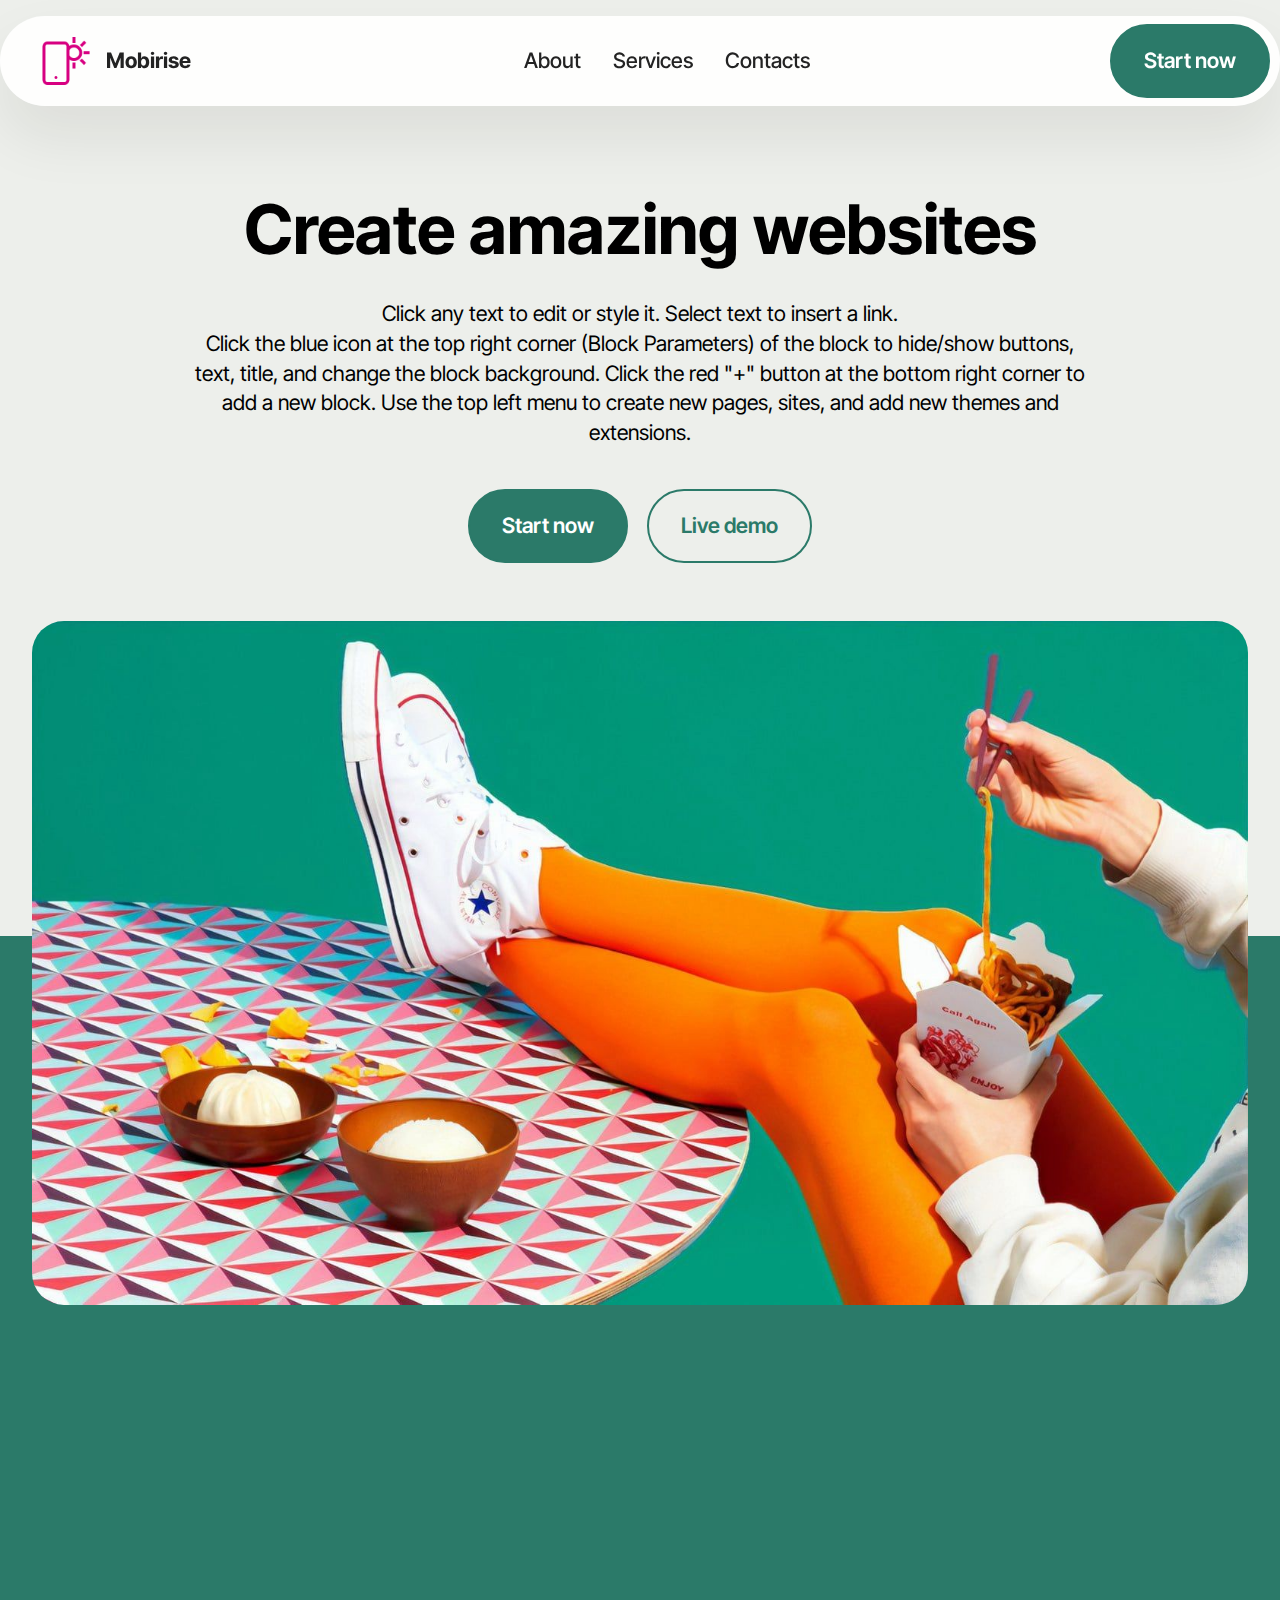
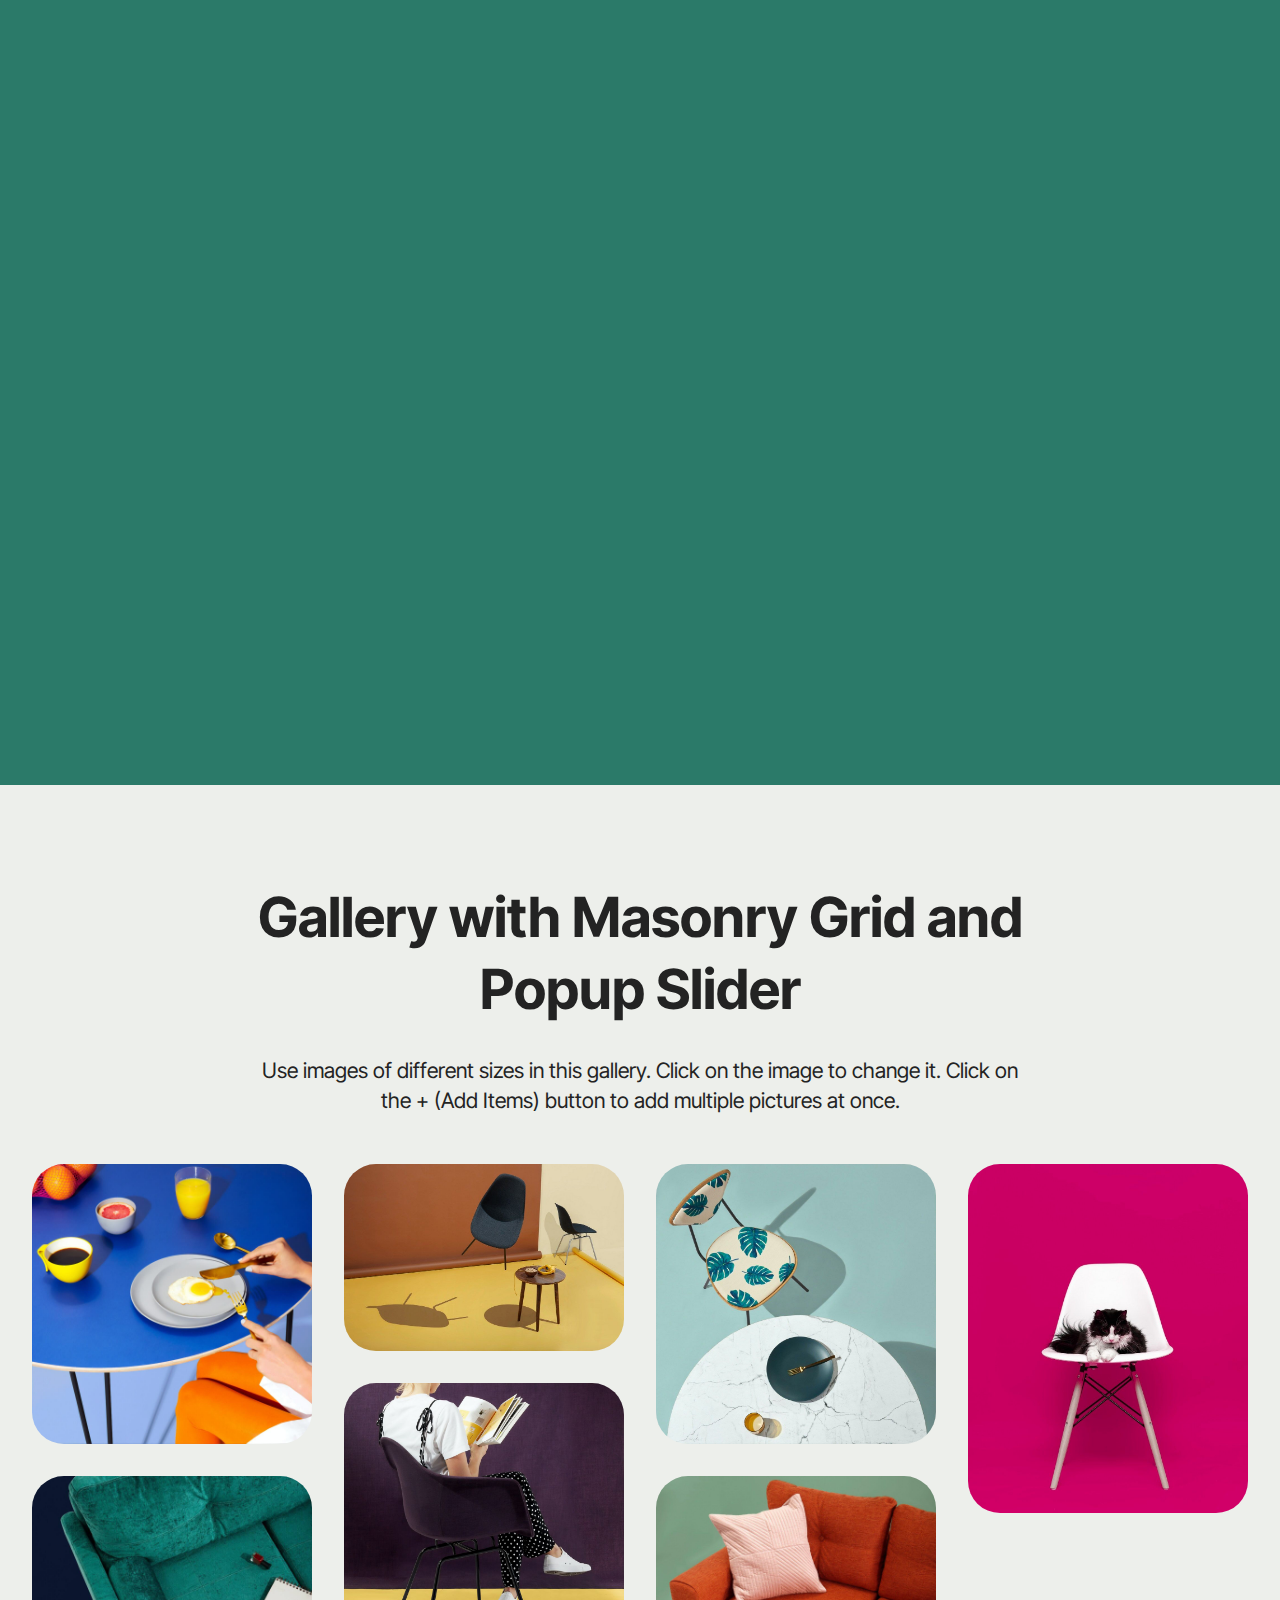
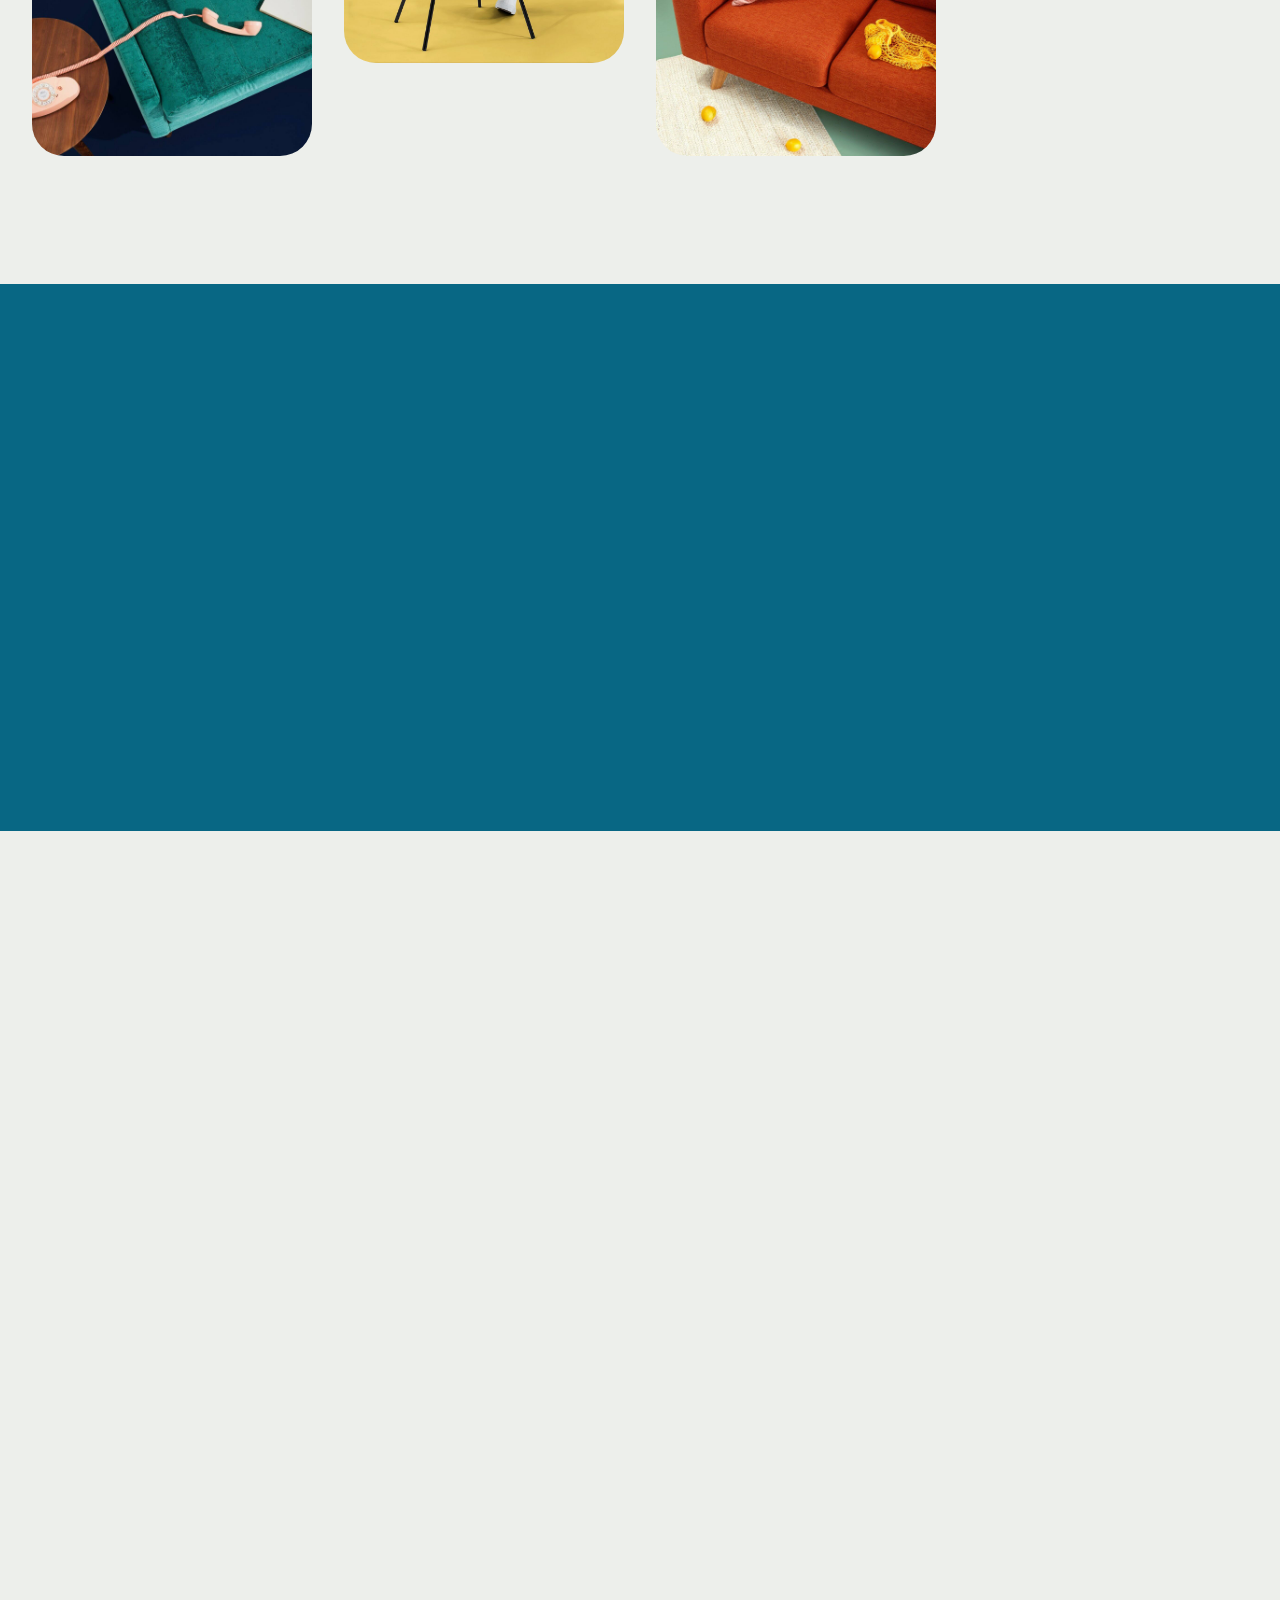
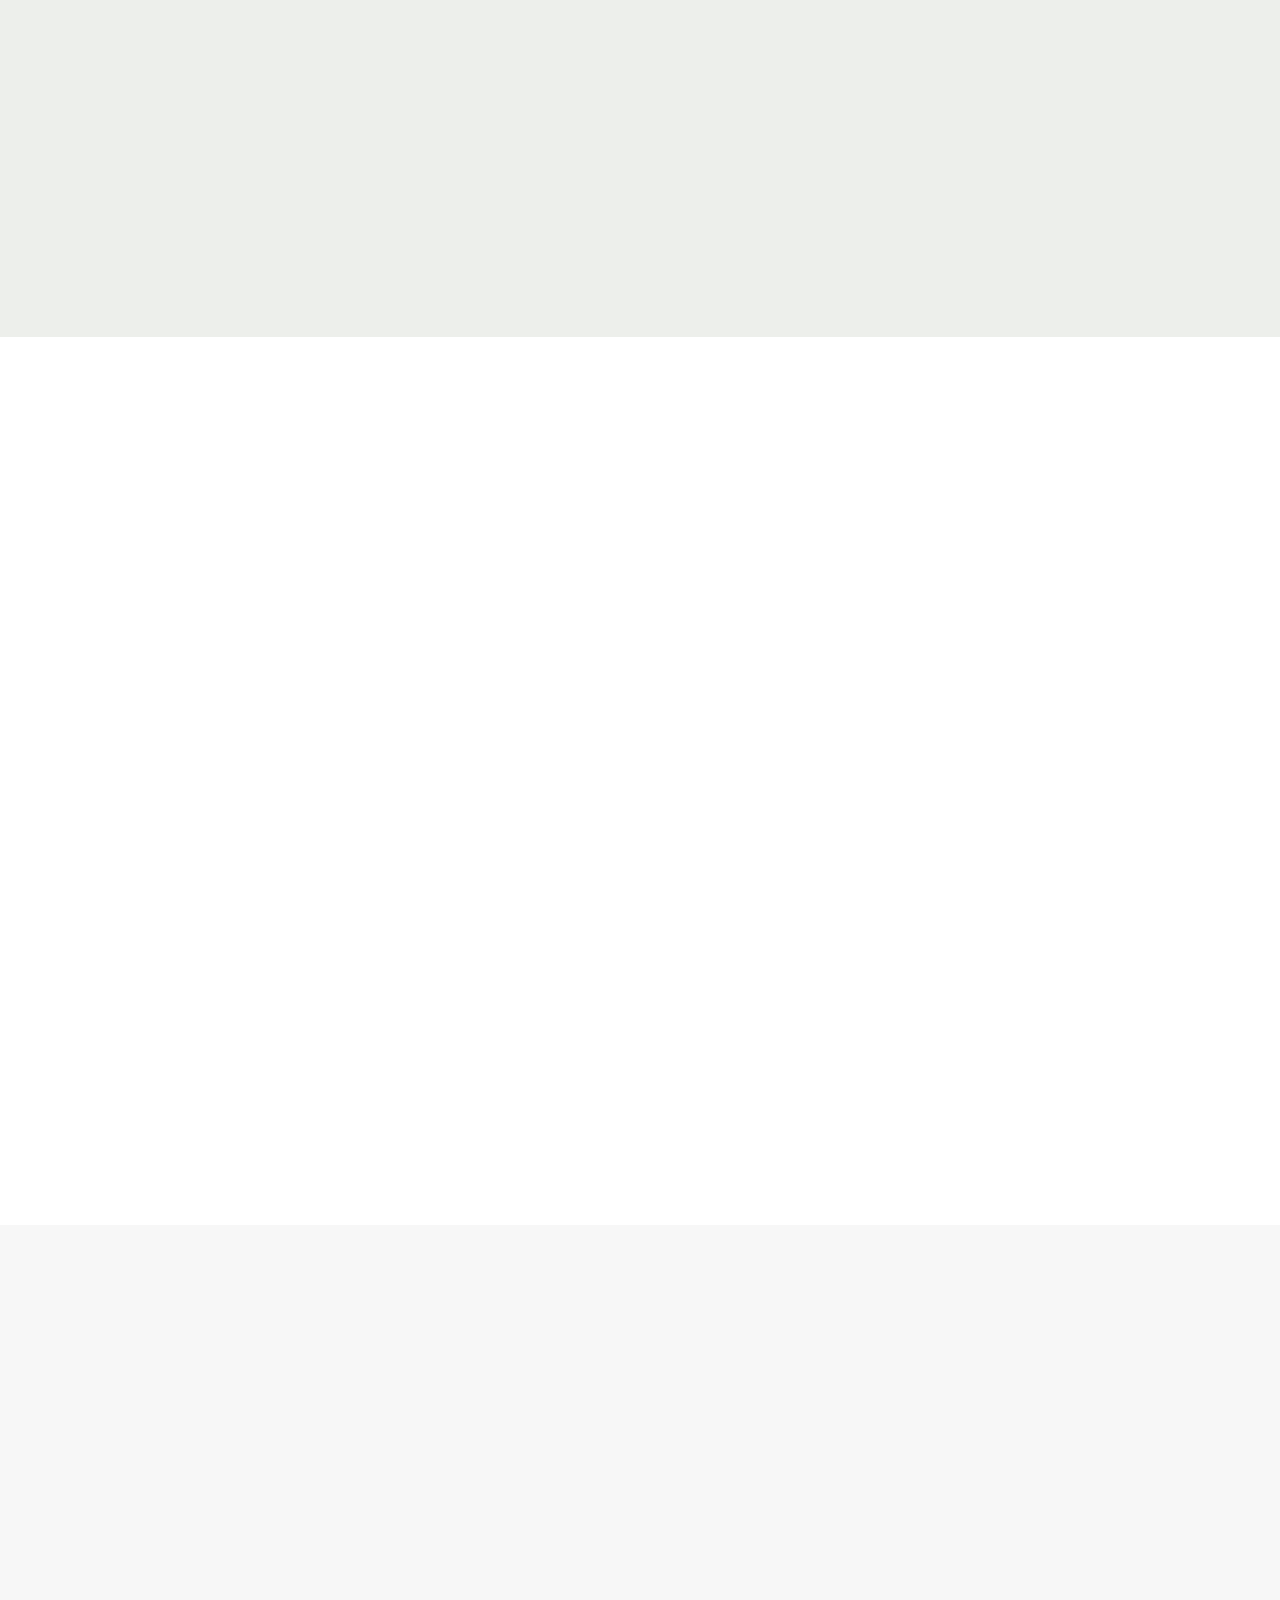
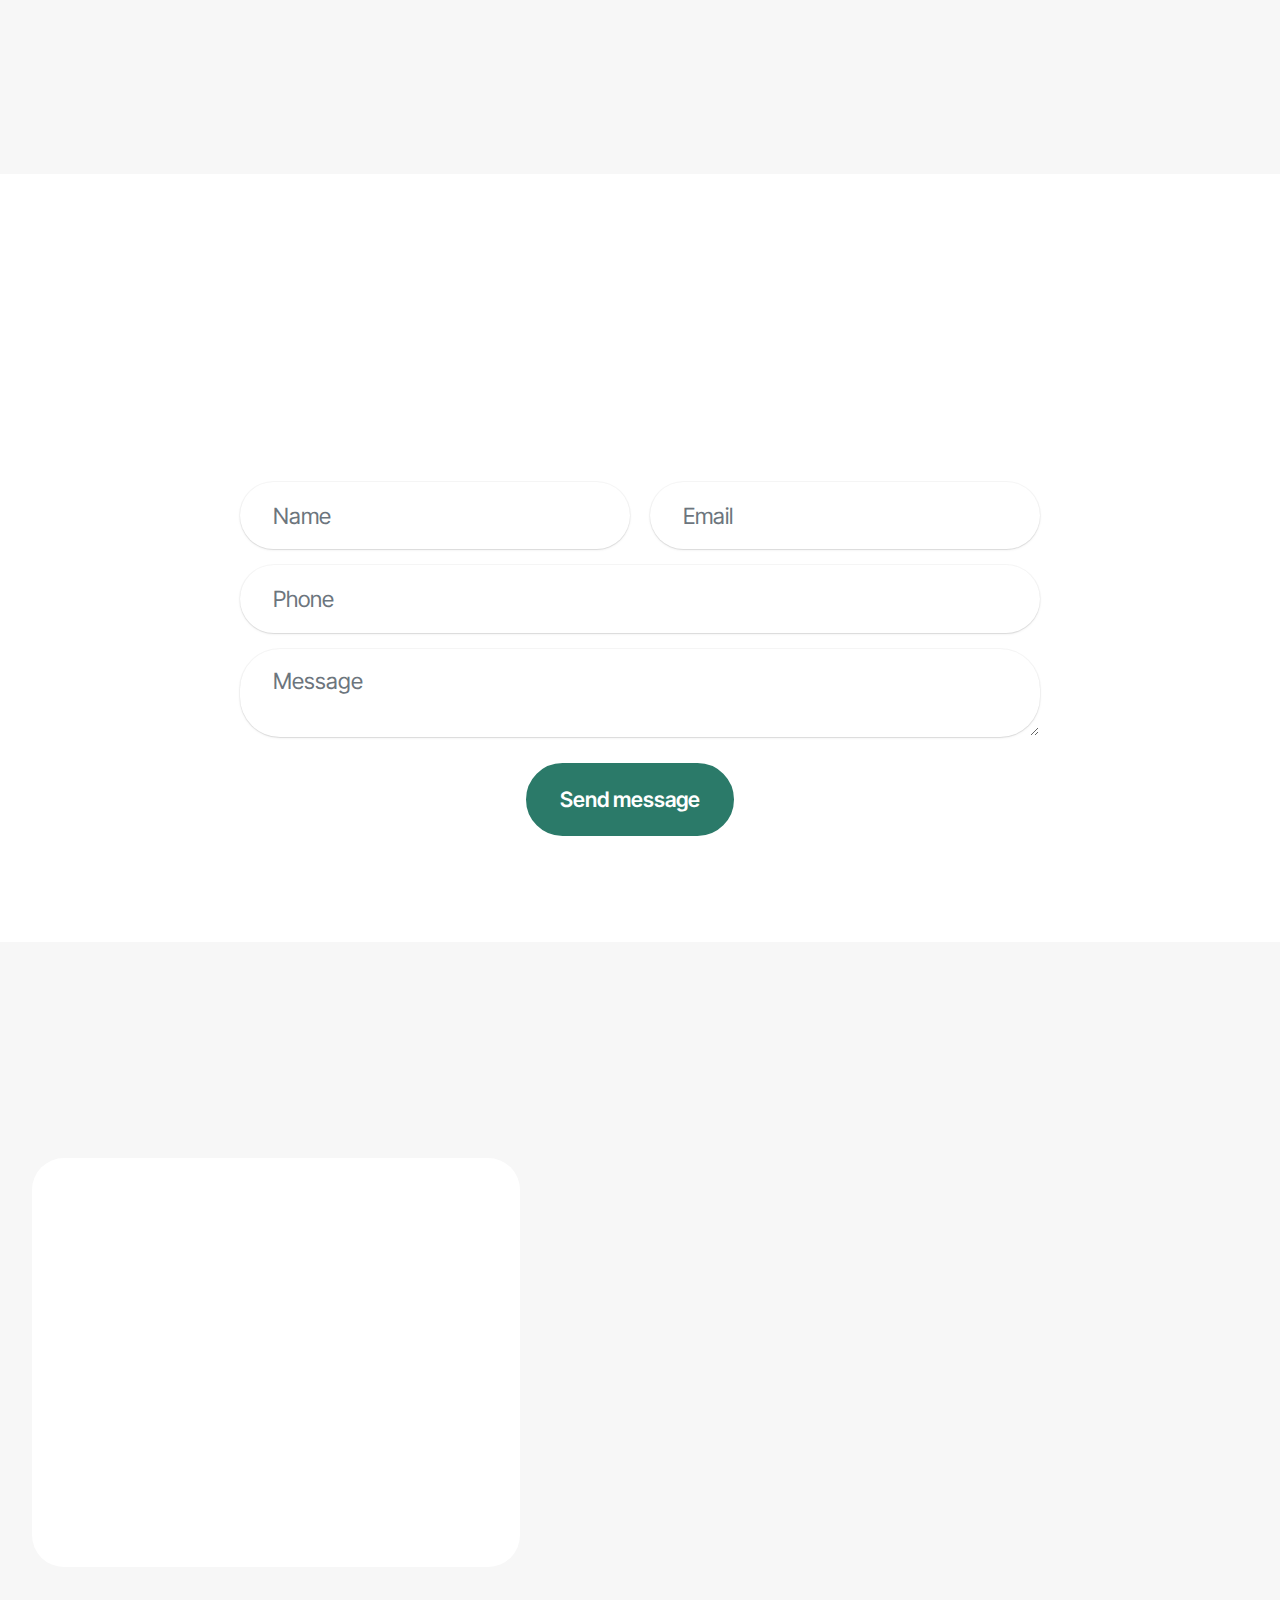
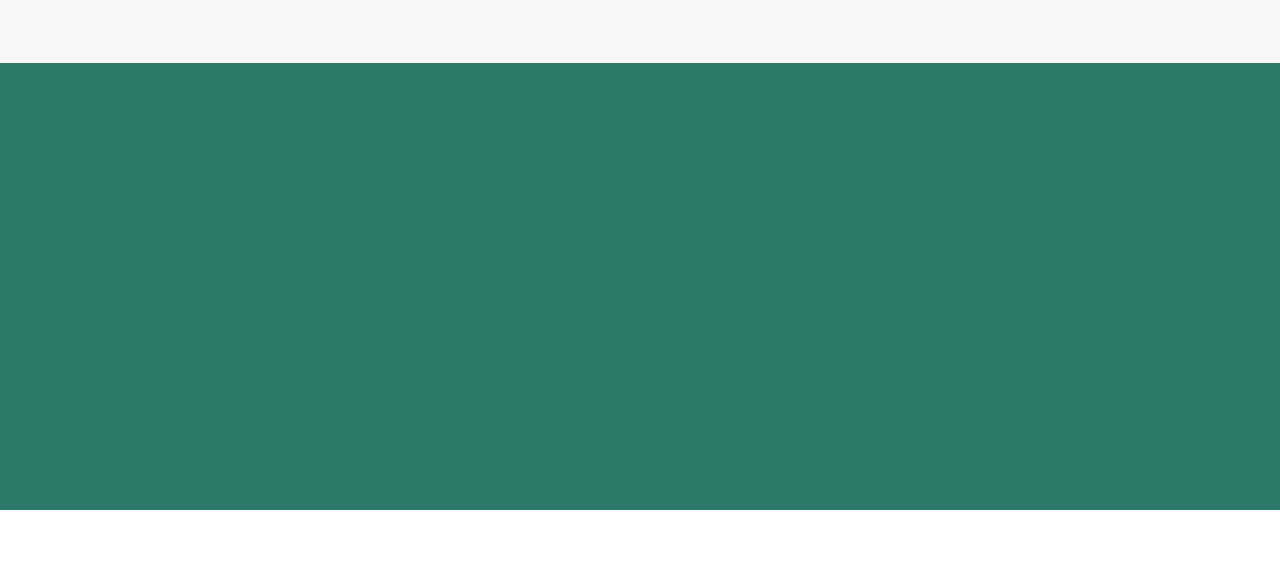
<file: index.html>
<!DOCTYPE html>
<html  >
<head>
  <!-- Site made with Mobirise Website Builder v5.9.18, https://mobirise.com -->
  <meta charset="UTF-8">
  <meta http-equiv="X-UA-Compatible" content="IE=edge">
  <meta name="generator" content="Mobirise v5.9.18, mobirise.com">
  <meta name="viewport" content="width=device-width, initial-scale=1, minimum-scale=1">
  <link rel="shortcut icon" href="assets/images/logo.png" type="image/x-icon">
  <meta name="description" content="">
  
  
  <title>Home</title>
  <link rel="stylesheet" href="assets/web/assets/mobirise-icons2/mobirise2.css">
  <link rel="stylesheet" href="assets/bootstrap/css/bootstrap.min.css">
  <link rel="stylesheet" href="assets/bootstrap/css/bootstrap-grid.min.css">
  <link rel="stylesheet" href="assets/bootstrap/css/bootstrap-reboot.min.css">
  <link rel="stylesheet" href="assets/animatecss/animate.css">
  <link rel="stylesheet" href="assets/dropdown/css/style.css">
  <link rel="stylesheet" href="assets/socicon/css/styles.css">
  <link rel="stylesheet" href="assets/theme/css/style.css">
  <link rel="stylesheet" href="assets/gallery/style.css">
  <link rel="preload" href="https://fonts.googleapis.com/css?family=Inter+Tight:100,200,300,400,500,600,700,800,900,100i,200i,300i,400i,500i,600i,700i,800i,900i&display=swap" as="style" onload="this.onload=null;this.rel='stylesheet'">
  <noscript><link rel="stylesheet" href="https://fonts.googleapis.com/css?family=Inter+Tight:100,200,300,400,500,600,700,800,900,100i,200i,300i,400i,500i,600i,700i,800i,900i&display=swap"></noscript>
  <link rel="preload" as="style" href="assets/mobirise/css/mbr-additional.css?v=98wCvB"><link rel="stylesheet" href="assets/mobirise/css/mbr-additional.css?v=98wCvB" type="text/css">

  
  
  
</head>
<body>
  
  <section data-bs-version="5.1" class="menu menu2 cid-tJS6tZXiPa" once="menu" id="menu02-0">
	

	<nav class="navbar navbar-dropdown navbar-fixed-top navbar-expand-lg">
		<div class="container">
			<div class="navbar-brand">
				<span class="navbar-logo">
					<a href="https://mobirise.com">
						<img src="assets/images/logo.png" alt="Mobirise Website Builder" style="height: 3rem;">
					</a>
				</span>
				<span class="navbar-caption-wrap"><a class="navbar-caption text-black text-primary display-4" href="index.html#header05-1">Mobirise</a></span>
			</div>
			<button class="navbar-toggler" type="button" data-toggle="collapse" data-bs-toggle="collapse" data-target="#navbarSupportedContent" data-bs-target="#navbarSupportedContent" aria-controls="navbarNavAltMarkup" aria-expanded="false" aria-label="Toggle navigation">
				<div class="hamburger">
					<span></span>
					<span></span>
					<span></span>
					<span></span>
				</div>
			</button>
			<div class="collapse navbar-collapse" id="navbarSupportedContent">
				<ul class="navbar-nav nav-dropdown" data-app-modern-menu="true"><li class="nav-item">
						<a class="nav-link link text-black text-primary display-4" href="index.html#header01-7">About</a>
					</li>
					<li class="nav-item">
						<a class="nav-link link text-black text-primary display-4" href="index.html#features04-w" aria-expanded="false">Services</a>
					</li>
					<li class="nav-item">
						<a class="nav-link link text-black text-primary display-4" href="index.html#contacts02-9">Contacts</a>
					</li></ul>
				
				<div class="navbar-buttons mbr-section-btn"><a class="btn btn-primary display-4" href="index.html#form02-6"> Start now</a></div>
			</div>
		</div>
	</nav>
</section>

<section data-bs-version="5.1" class="header5 cid-tJS6uM4N87" id="header05-1">
	

	
	
	<div class="topbg"></div>
	<div class="align-center container">
		<div class="row justify-content-center">
			<div class="col-md-12 col-lg-9">
				<h1 class="mbr-section-title mbr-fonts-style mb-4 display-1"><strong>Create amazing websites</strong></h1>
				<p class="mbr-text mbr-fonts-style mb-4 display-7">Click any text to edit or style it. Select text to insert a link.
<br>Click the blue icon at the top right corner (Block Parameters) of the block to hide/show buttons, text, title, and change the block background. Click the red "+" button at the bottom right corner to add a new block. Use the top left menu to create new pages, sites, and add new themes and extensions.</p>
				<div class="mbr-section-btn mt-3"><a class="btn btn-primary display-7" href="index.html#form02-6">Start now</a> <a class="btn btn-primary-outline display-7" href="index.html#gallery02-v">Live demo</a></div>
			</div>
		</div>
		<div class="row mt-5 justify-content-center">
			<div class="col-12 col-lg-12">
				<img src="assets/images/11.jpg" alt="Mobirise Website Builder" title="">
			</div>
		</div>
	</div>
</section>

<section data-bs-version="5.1" class="features4 cid-tMlEXTHLbS" id="features04-w">
	
	
	<div class="container">
		<div class="row justify-content-center">
			<div class="col-12 content-head">
				<div class="mbr-section-head mb-5">
					<h4 class="mbr-section-title mbr-fonts-style align-center mb-0 display-2"><strong>Our Services</strong></h4>
					<h5 class="mbr-section-subtitle mbr-fonts-style align-center mb-0 mt-4 display-7">Hover over pictures to add more cards or rearrange them with the Tools panel. Add multiple cards by selecting multiple images. You can set the number of columns in Block Parameters.</h5>
					
				</div>
			</div>
		</div>
		<div class="row">
			<div class="item features-image col-12 col-md-6 col-lg-4">
				<div class="item-wrapper">
					<div class="item-img">
						<img src="assets/images/gallery03.jpg" alt="Mobirise Website Builder">
					</div>
					<div class="item-content">
						<h5 class="item-title mbr-fonts-style display-5">
							<strong>Marketing</strong>
						</h5>
						
						<p class="mbr-text mbr-fonts-style display-7">
							Service Description. You can show/hide the title, subtitle, text, button in the Block Parameters
						</p>
						<div class="mbr-section-btn item-footer"><a href="" class="btn item-btn btn-primary display-7">Learn more</a></div>
					</div>

				</div>
			</div>
			<div class="item features-image col-12 col-md-6 col-lg-4">
				<div class="item-wrapper">
					<div class="item-img">
						<img src="assets/images/gallery05.jpg" alt="Mobirise Website Builder">
					</div>
					<div class="item-content">
						<h5 class="item-title mbr-fonts-style display-5">
							<strong>Promotion</strong>
						</h5>
						
						<p class="mbr-text mbr-fonts-style display-7">
							Service Description. You can show/hide the title, subtitle, text, button in the Block Parameters
						</p>
						<div class="mbr-section-btn item-footer"><a href="" class="btn item-btn btn-primary display-7">Learn more</a></div>
					</div>
				</div>
			</div>
			<div class="item features-image col-12 col-md-6 col-lg-4">
				<div class="item-wrapper">
					<div class="item-img">
						<img src="assets/images/gallery02.jpg" alt="Mobirise Website Builder">
					</div>
					<div class="item-content">
						<h5 class="item-title mbr-fonts-style display-5">
							<strong>Branding</strong>
						</h5>
						
						<p class="mbr-text mbr-fonts-style display-7">
							Service Description. You can show/hide the title, subtitle, text, button in the Block Parameters<br>
						</p>
						<div class="mbr-section-btn item-footer"><a href="" class="btn item-btn btn-primary display-7">Learn more</a></div>
					</div>
				</div>
			</div>
		</div>
	</div>
</section>

<section data-bs-version="5.1" class="gallery1 mbr-gallery cid-tMlDYtQ5fF" id="gallery02-v">
    

    
    

    <div class="container-fluid">
        <div class="row justify-content-center">
            <div class="col-12 content-head">
                <div class="mbr-section-head mb-5">
                    <h3 class="mbr-section-title mbr-fonts-style align-center m-0 display-2"><strong>Gallery with Masonry Grid and Popup Slider</strong></h3>
                    <h4 class="mbr-section-subtitle mbr-fonts-style align-center mb-0 mt-4 display-7">Use images of different sizes in this gallery. Click on the image to change it. Click on the + (Add Items) button to add multiple pictures at once.</h4>
                </div>
            </div>
        </div>
        <div class="row mbr-gallery mbr-masonry" data-masonry="{&quot;percentPosition&quot;: true }">
            <div class="col-12 col-md-6 col-lg-3 item gallery-image">
                <div class="item-wrapper" data-toggle="modal" data-bs-toggle="modal" data-target="#uxio1oNc5O-modal" data-bs-target="#uxio1oNc5O-modal">
                    <img class="w-100" src="assets/images/gallery03.jpg" alt="Mobirise Website Builder" data-slide-to="0" data-bs-slide-to="0" data-target="#lb-uxio1oNc5O" data-bs-target="#lb-uxio1oNc5O">
                    <div class="icon-wrapper">
                        <span class="mobi-mbri mobi-mbri-search mbr-iconfont mbr-iconfont-btn"></span>
                    </div>
                </div>
                
            </div>
            <div class="col-12 col-md-6 col-lg-3 item gallery-image">
                <div class="item-wrapper" data-toggle="modal" data-bs-toggle="modal" data-target="#uxio1oNc5O-modal" data-bs-target="#uxio1oNc5O-modal">
                    <img class="w-100" src="assets/images/gallery13.jpg" alt="Mobirise Website Builder" data-slide-to="1" data-bs-slide-to="1" data-target="#lb-uxio1oNc5O" data-bs-target="#lb-uxio1oNc5O">
                    <div class="icon-wrapper">
                        <span class="mobi-mbri mobi-mbri-search mbr-iconfont mbr-iconfont-btn"></span>
                    </div>
                </div>
                
            </div>
            <div class="col-12 col-md-6 col-lg-3 item gallery-image">
                <div class="item-wrapper" data-toggle="modal" data-bs-toggle="modal" data-target="#uxio1oNc5O-modal" data-bs-target="#uxio1oNc5O-modal">
                    <img class="w-100" src="assets/images/gallery10.jpg" alt="Mobirise Website Builder" data-slide-to="2" data-bs-slide-to="2" data-target="#lb-uxio1oNc5O" data-bs-target="#lb-uxio1oNc5O">
                    <div class="icon-wrapper">
                        <span class="mobi-mbri mobi-mbri-search mbr-iconfont mbr-iconfont-btn"></span>
                    </div>
                </div>
                
            </div>
            <div class="col-12 col-md-6 col-lg-3 item gallery-image">
                <div class="item-wrapper" data-toggle="modal" data-bs-toggle="modal" data-target="#uxio1oNc5O-modal" data-bs-target="#uxio1oNc5O-modal">
                    <img class="w-100" src="assets/images/gallery08.jpg" alt="Mobirise Website Builder" data-slide-to="3" data-bs-slide-to="3" data-target="#lb-uxio1oNc5O" data-bs-target="#lb-uxio1oNc5O">
                    <div class="icon-wrapper">
                        <span class="mobi-mbri mobi-mbri-search mbr-iconfont mbr-iconfont-btn"></span>
                    </div>
                </div>
                
            </div>
            <div class="col-12 col-md-6 col-lg-3 item gallery-image">
                <div class="item-wrapper" data-toggle="modal" data-bs-toggle="modal" data-target="#uxio1oNc5O-modal" data-bs-target="#uxio1oNc5O-modal">
                    <img class="w-100" src="assets/images/gallery06.jpg" alt="Mobirise Website Builder" data-slide-to="4" data-bs-slide-to="4" data-target="#lb-uxio1oNc5O" data-bs-target="#lb-uxio1oNc5O">
                    <div class="icon-wrapper">
                        <span class="mobi-mbri mobi-mbri-search mbr-iconfont mbr-iconfont-btn"></span>
                    </div>
                </div>
                
            </div>
            <div class="col-12 col-md-6 col-lg-3 item gallery-image">
                <div class="item-wrapper" data-toggle="modal" data-bs-toggle="modal" data-target="#uxio1oNc5O-modal" data-bs-target="#uxio1oNc5O-modal">
                    <img class="w-100" src="assets/images/gallery02.jpg" alt="Mobirise Website Builder" data-slide-to="5" data-bs-slide-to="5" data-target="#lb-uxio1oNc5O" data-bs-target="#lb-uxio1oNc5O">
                    <div class="icon-wrapper">
                        <span class="mobi-mbri mobi-mbri-search mbr-iconfont mbr-iconfont-btn"></span>
                    </div>
                </div>
                
            </div>
            <div class="col-12 col-md-6 col-lg-3 item gallery-image">
                <div class="item-wrapper" data-toggle="modal" data-bs-toggle="modal" data-target="#uxio1oNc5O-modal" data-bs-target="#uxio1oNc5O-modal">
                    <img class="w-100" src="assets/images/gallery01.jpg" alt="Mobirise Website Builder" data-slide-to="6" data-bs-slide-to="6" data-target="#lb-uxio1oNc5O" data-bs-target="#lb-uxio1oNc5O">
                    <div class="icon-wrapper">
                        <span class="mobi-mbri mobi-mbri-search mbr-iconfont mbr-iconfont-btn"></span>
                    </div>
                </div>
                
            </div>
        </div>

        <div class="modal mbr-slider" tabindex="-1" role="dialog" aria-hidden="true" id="uxio1oNc5O-modal">
            <div class="modal-dialog" role="document">
                <div class="modal-content">
                    <div class="modal-body">
                        <div class="carousel slide" id="lb-uxio1oNc5O" data-interval="5000" data-bs-interval="5000">
                            <div class="carousel-inner">
                                <div class="carousel-item active">
                                    <img class="d-block w-100" src="assets/images/gallery03.jpg" alt="Mobirise Website Builder">
                                </div>
                                <div class="carousel-item">
                                    <img class="d-block w-100" src="assets/images/gallery13.jpg" alt="Mobirise Website Builder">
                                </div>
                                <div class="carousel-item">
                                    <img class="d-block w-100" src="assets/images/gallery10.jpg" alt="Mobirise Website Builder">
                                </div>
                                <div class="carousel-item">
                                    <img class="d-block w-100" src="assets/images/gallery08.jpg" alt="Mobirise Website Builder">
                                </div>
                                <div class="carousel-item">
                                    <img class="d-block w-100" src="assets/images/gallery06.jpg" alt="Mobirise Website Builder">
                                </div>
                                <div class="carousel-item">
                                    <img class="d-block w-100" src="assets/images/gallery02.jpg" alt="Mobirise Website Builder">
                                </div>
                                <div class="carousel-item">
                                    <img class="d-block w-100" src="assets/images/gallery01.jpg" alt="Mobirise Website Builder">
                                </div>
                            </div>
                            <ol class="carousel-indicators">
                                <li data-slide-to="0" data-bs-slide-to="0" class="active" data-target="#lb-uxio1oNc5O" data-bs-target="#lb-uxio1oNc5O"></li>
                                <li data-slide-to="1" data-bs-slide-to="1" data-target="#lb-uxio1oNc5O" data-bs-target="#lb-uxio1oNc5O"></li>
                                <li data-slide-to="2" data-bs-slide-to="2" data-target="#lb-uxio1oNc5O" data-bs-target="#lb-uxio1oNc5O"></li>
                                <li data-slide-to="3" data-bs-slide-to="3" data-target="#lb-uxio1oNc5O" data-bs-target="#lb-uxio1oNc5O"></li>
                                <li data-slide-to="4" data-bs-slide-to="4" data-target="#lb-uxio1oNc5O" data-bs-target="#lb-uxio1oNc5O"></li>
                                <li data-slide-to="5" data-bs-slide-to="5" data-target="#lb-uxio1oNc5O" data-bs-target="#lb-uxio1oNc5O"></li>
                                <li data-slide-to="6" data-bs-slide-to="6" data-target="#lb-uxio1oNc5O" data-bs-target="#lb-uxio1oNc5O"></li>
                            </ol>
                            <a role="button" href="" class="close" data-dismiss="modal" data-bs-dismiss="modal" aria-label="Close">
                            </a>
                            <a class="carousel-control-prev carousel-control" role="button" data-slide="prev" data-bs-slide="prev" href="#lb-uxio1oNc5O">
                                <span class="mobi-mbri mobi-mbri-arrow-prev" aria-hidden="true"></span>
                                <span class="sr-only visually-hidden">Previous</span>
                            </a>
                            <a class="carousel-control-next carousel-control" role="button" data-slide="next" data-bs-slide="next" href="#lb-uxio1oNc5O">
                                <span class="mobi-mbri mobi-mbri-arrow-next" aria-hidden="true"></span>
                                <span class="sr-only visually-hidden">Next</span>
                            </a>
                        </div>
                    </div>
                </div>
            </div>
        </div>
    </div>
</section>

<section data-bs-version="5.1" class="header09 cid-tLAX5BnXkJ" id="header09-q">
	
	
	<div class="container">
		<div class="row">
			<div class="content-wrap col-12 col-md-8">
				<h1 class="mbr-section-title mbr-fonts-style mbr-white mb-4 display-1"><strong>Unlock boundless possibilities</strong></h1>
				
				<p class="mbr-fonts-style mbr-text mbr-white mb-4 display-7">
					Mobirise Free Website Maker is perfect for non-techies and great for pro-coders for fast prototyping and small customers' projects.
				</p>
				<div class="mbr-section-btn"><a class="btn btn-white-outline display-7" href="https://mobiri.se">Learn more</a></div>
			</div>
		</div>
	</div>
</section>

<section data-bs-version="5.1" class="header7 cid-tLeaLmEeFr" id="header07-h">
  

  
  
  
  <div class="align-center container">
    <div class="row justify-content-center">
      <div class="col-md-12 col-lg-9 mb-5">
        <h1 class="mbr-section-title mbr-fonts-style display-1"><strong>Block with video</strong>
        </h1>
        <p class="mbr-text mbr-fonts-style mt-4 display-7">
          Click on the media content to replace it. In some blocks, you can change media content via Block Parameters.
        </p>
        
      </div>
    </div>

    <div class="row justify-content-center">
      <div class="mbr-figure col-12 col-md-12"><iframe class="mbr-embedded-video" src="https://www.youtube.com/embed/sGpPgQeEyOc?rel=0&amp;amp;mute=1&amp;showinfo=0&amp;autoplay=1&amp;loop=1&amp;playlist=sGpPgQeEyOc" width="1280" height="720" frameborder="0" allowfullscreen></iframe></div>
    </div>
  </div>
</section>

<section data-bs-version="5.1" class="header1 cid-tJS9vXDdRK" id="header01-7">
	

	
	

	<div class="container">
		<div class="row justify-content-center">
			<div class="col-12 col-md-12 col-lg-7 image-wrapper">
				<img class="w-100" src="assets/images/gallery01.jpg" alt="Mobirise Website Builder">
			</div>
			<div class="col-12 col-lg col-md-12">
				<div class="text-wrapper align-left">
					<h1 class="mbr-section-title mbr-fonts-style mb-4 display-2"><strong>About us</strong></h1>
					<p class="mbr-text mbr-fonts-style mb-4 display-7">
						Most blocks can be used with various types of backgrounds: color, pictures, or videos. It can be set in Block Parameters.&nbsp;You can show/hide the title, subtitle, text, button in the Block Parameters (blue gear icon at the top right corner of the block).&nbsp;</p>
					<div class="mbr-section-btn mt-3"><a class="btn btn-primary display-7" href="https://mobiri.se">Start now</a></div>
				</div>
			</div>
		</div>
	</div>
</section>

<section data-bs-version="5.1" class="features15 cid-tLek7gQhG7" id="features015-m">
	

	
	
	<div class="container">
		<div class="mbr-section-head mb-5">
			<h4 class="mbr-section-title mbr-fonts-style align-center mb-0 display-2">
			  <strong>Why us?</strong></h4>
			
		  </div>
		<div class="row justify-content-center">
			<div class="item features-without-image col-12 col-lg-4">
				<div class="item-wrapper">
					<div class="img-wrapper">
						<img src="assets/images/shop1.jpg" alt="Mobirise Website Builder">
					</div>
					<div class="card-box">
						<h4 class="card-title mbr-fonts-style mb-3 display-5">
							<strong>Free</strong></h4>
						<h5 class="card-text mbr-fonts-style display-7">
							Mobirise is a free website builder. Mobirise is a free website builder. Mobirise is a free website builder.</h5>
					</div>
				</div>
			</div>
			<div class="item features-without-image col-12 col-lg-4">
				<div class="item-wrapper">
					<div class="img-wrapper">
						<img src="assets/images/shop2.jpg" alt="Mobirise Website Builder">
					</div>
					<div class="card-box">
						<h4 class="card-title mbr-fonts-style mb-3 display-5">
							<strong>Easy</strong></h4>
						<h5 class="card-text mbr-fonts-style display-7">
							Create landing pages with ease. Create landing pages with ease. Create landing pages with ease.<br><br></h5>
					</div>
				</div>
			</div>
			<div class="item features-without-image col-12 col-lg-4">
				<div class="item-wrapper">
					<div class="img-wrapper">
						<img src="assets/images/shop3.jpg" alt="Mobirise Website Builder">
					</div>
					<div class="card-box">
						<h4 class="card-title mbr-fonts-style mb-3 display-5">
							<strong>Beautiful</strong></h4>
						<h5 class="card-text mbr-fonts-style display-7">
							Build a website with Mobirise. Build a web page with Mobirise. Create a website with Mobirise.</h5>
					</div>
				</div>
			</div>
		</div>
	</div>
</section>

<section data-bs-version="5.1" class="form5 cid-tJS9pBcTSa" id="form02-6">
    
    
    <div class="container">
        <div class="mbr-section-head mb-5">
            <h3 class="mbr-section-title mbr-fonts-style align-center mb-0 display-2">
                <strong>Contact Form</strong></h3>
            <h4 class="mbr-section-subtitle mbr-fonts-style align-center mb-0 mt-4 display-7">To change your notification email, click on any form field below.
<div>The number of submissions is limited to 10 per day without the Form Builder.</div></h4>
        </div>
        <div class="row justify-content-center mt-4">
            <div class="col-lg-8 mx-auto mbr-form" data-form-type="formoid">
                <form action="https://mobirise.eu/" method="POST" class="mbr-form form-with-styler" data-form-title="Form Name"><input type="hidden" name="email" data-form-email="true" value="AXe+bhS95abOOI1zBRlcAE4EkZN7IpZcU7BaQqZ7UdfSuNy52MYfizM9BRYDU4Sd8uAQIrTOOEVnpm/hKw8ZoA0YXgZaYmVBhADeV6Dhf+dgD3QpjrrKn79RCS7gFIML">
                    <div class="row">
                        <div hidden="hidden" data-form-alert="" class="alert alert-success col-12">Thanks for filling out the form!</div>
                        <div hidden="hidden" data-form-alert-danger="" class="alert alert-danger col-12">
                            Oops...! some problem!
                        </div>
                    </div>
                    <div class="dragArea row">
                        <div class="col-md col-sm-12 form-group mb-3" data-for="name">
                            <input type="text" name="name" placeholder="Name" data-form-field="name" class="form-control" value="" id="name-form02-6">
                        </div>
                        <div class="col-md col-sm-12 form-group mb-3" data-for="email">
                            <input type="email" name="email" placeholder="Email" data-form-field="email" class="form-control" value="" id="email-form02-6">
                        </div>
                        <div class="col-12 form-group mb-3" data-for="phone">
                            <input type="tel" name="phone" placeholder="Phone" data-form-field="phone" class="form-control" value="" id="phone-form02-6">
                        </div>
                        <div class="col-12 form-group mb-3" data-for="textarea">
                            <textarea name="textarea" placeholder="Message" data-form-field="textarea" class="form-control" id="textarea-form02-6"></textarea>
                        </div>
                        <div class="col-lg-12 col-md-12 col-sm-12 align-center mbr-section-btn">
                            <button type="submit" class="btn btn-primary display-7">Send message</button>
                        </div>
                    </div>
                </form>
            </div>
        </div>
    </div>
</section>

<section data-bs-version="5.1" class="contacts2 map1 cid-tLdYHD757A" id="contacts02-9">

    

    
    <div class="container">
        <div class="mbr-section-head mb-5">
            <h3 class="mbr-section-title mbr-fonts-style align-center mb-0 display-2">
                <strong>Contacts</strong>
            </h3>
            
        </div>
        <div class="row justify-content-center mt-4">
            <div class="card col-12 col-md-5">
                <div class="card-wrapper">
                    <div class="text-wrapper">
                        <h5 class="cardTitle mbr-fonts-style mb-2 display-5">
                        <strong>Get in touch</strong></h5>
                    <ul class="list mbr-fonts-style display-7">
                        <li class="mbr-text item-wrap"><span style="font-size: 1.4rem;">Phone: </span><a href="tel:+12345678910" class="text-primary" style="font-size: 1.4rem;">0 (800) 123 45 67</a><br></li>
                        <li class="mbr-text item-wrap">WhatsApp: <a href="https://wa.me/12345678910" class="text-primary">0 (800) 123 45 67</a></li>
                        <li class="mbr-text item-wrap">Email: <a href="mailto:info@site.com" class="text-primary">info@site.com</a></li><li class="mbr-text item-wrap"><br></li>
                        <li class="mbr-text item-wrap">Address: </li><li class="mbr-text item-wrap">350 5th Ave, New York, NY 10118</li><li class="mbr-text item-wrap"><span style="font-size: 1.4rem;">Working hours:</span><br></li><li class="mbr-text item-wrap">9:00AM - 6:00PM</li>
                    </ul>
                    </div>
                </div>
            </div>
            <div class="map-wrapper col-12 col-md-7">
                <div class="google-map"><iframe frameborder="0" style="border:0" src="https://www.google.com/maps/embed?pb=!1m14!1m8!1m3!1d6045.3003145248895!2d-73.9884657!3d40.7477229!3m2!1i1024!2i768!4f13.1!3m3!1m2!1s0x89c259a9ac1f1b85%3A0x7e33d1c0e7af3be4!2zMzUwIDV0aCBBdmUsIE5ldyBZb3JrLCBOWSAxMDExOCwg0KHQqNCQ!5e0!3m2!1sru!2sru!4v1689597362021!5m2!1sen!2sen" allowfullscreen=""></iframe></div>
            </div>
        </div>
    </div>
</section>

<section data-bs-version="5.1" class="footer1 programm5 cid-tJS9NNcTLZ" once="footers" id="footer03-8">

        

    

    <div class="container">
        <div class="row">

            <div class="row-links mb-4">
                <ul class="header-menu">
                  
                  
                  
                  
                <li class="header-menu-item mbr-fonts-style display-5"><a href="index.html#header01-7" class="text-danger">About</a></li><li class="header-menu-item mbr-fonts-style display-5"><a href="index.html#features04-w" class="text-danger text-primary">Services</a></li><li class="header-menu-item mbr-fonts-style display-5"><a href="index.html#contacts02-9" class="text-danger">Contacts</a></li><li class="header-menu-item mbr-fonts-style display-5"><a href="index.html#gallery02-v" class="text-danger text-primary">Works</a></li></ul>
              </div>

            <div class="col-12">
                <div class="social-row">
                    <div class="soc-item">
                        <a href="https://mobiri.se/" target="_blank">
                            <span class="mbr-iconfont socicon socicon-facebook display-7"></span>
                        </a>
                    </div>
                    <div class="soc-item">
                        <a href="https://mobiri.se/" target="_blank">
                            <span class="mbr-iconfont socicon-twitter socicon"></span>
                        </a>
                    </div>
                    <div class="soc-item">
                        <a href="https://mobiri.se/" target="_blank">
                            <span class="mbr-iconfont socicon-instagram socicon"></span>
                        </a>
                    </div>
                    <div class="soc-item">
                        <a href="https://mobiri.se/" target="_blank">
                            <span class="mbr-iconfont socicon-tiktok socicon"></span>
                        </a>
                    </div>
                    <div class="soc-item">
                        <a href="https://mobiri.se/" target="_blank">
                            <span class="mbr-iconfont socicon-youtube socicon"></span>
                        </a>
                    </div>
                </div>
            </div>
            <div class="col-12 mt-5">
                <p class="mbr-fonts-style copyright display-7">
                    © Copyright 2030 Mobirise - All Rights Reserved
                </p>
            </div>
        </div>
    </div>
</section><section class="display-7" style="padding: 0;align-items: center;justify-content: center;flex-wrap: wrap;    align-content: center;display: flex;position: relative;height: 4rem;"><a href="https://mobiri.se/3653815" style="flex: 1 1;height: 4rem;position: absolute;width: 100%;z-index: 1;"><img alt="" style="height: 4rem;" src="[data-uri]"></a><p style="margin: 0;text-align: center;" class="display-7">&#8204;</p><a style="z-index:1" href="https://mobirise.com/builder/no-code-website-builder.html">No Code Website Builder</a></section><script src="assets/bootstrap/js/bootstrap.bundle.min.js"></script>  <script src="assets/smoothscroll/smooth-scroll.js"></script>  <script src="assets/ytplayer/index.js"></script>  <script src="assets/dropdown/js/navbar-dropdown.js"></script>  <script src="assets/masonry/masonry.pkgd.min.js"></script>  <script src="assets/imagesloaded/imagesloaded.pkgd.min.js"></script>  <script src="assets/theme/js/script.js"></script>  <script src="assets/gallery/player.min.js"></script>  <script src="assets/gallery/script.js"></script>  <script src="assets/formoid/formoid.min.js"></script>  
  
  
  <input name="animation" type="hidden">
  </body>
</html>
</file>
<file: assets/web/assets/mobirise-icons2/mobirise2.css>
@font-face {
  font-family: 'Moririse2';
  font-display: swap;
  src:  url('mobirise2.eot?f2bix4');
  src:  url('mobirise2.eot?f2bix4#iefix') format('embedded-opentype'),
    url('mobirise2.ttf?f2bix4') format('truetype'),
    url('mobirise2.woff?f2bix4') format('woff'),
    url('mobirise2.svg?f2bix4#mobirise2') format('svg');
  font-weight: normal;
  font-style: normal;
}

[class^="mobi-"], [class*=" mobi-"] {
  /* use !important to prevent issues with browser extensions that change fonts */
  font-family: 'Moririse2' !important;
  speak: none;
  font-style: normal;
  font-weight: normal;
  font-variant: normal;
  text-transform: none;
  line-height: 1;

  /* Better Font Rendering =========== */
  -webkit-font-smoothing: antialiased;
  -moz-osx-font-smoothing: grayscale;
}

.mobi-mbri-add-submenu:before {
  content: "\e900";
}
.mobi-mbri-alert:before {
  content: "\e901";
}
.mobi-mbri-align-center:before {
  content: "\e902";
}
.mobi-mbri-align-justify:before {
  content: "\e903";
}
.mobi-mbri-align-left:before {
  content: "\e904";
}
.mobi-mbri-align-right:before {
  content: "\e905";
}
.mobi-mbri-android:before {
  content: "\e906";
}
.mobi-mbri-apple:before {
  content: "\e907";
}
.mobi-mbri-arrow-down:before {
  content: "\e908";
}
.mobi-mbri-arrow-next:before {
  content: "\e909";
}
.mobi-mbri-arrow-prev:before {
  content: "\e90a";
}
.mobi-mbri-arrow-up:before {
  content: "\e90b";
}
.mobi-mbri-bold:before {
  content: "\e90c";
}
.mobi-mbri-bookmark:before {
  content: "\e90d";
}
.mobi-mbri-bootstrap:before {
  content: "\e90e";
}
.mobi-mbri-briefcase:before {
  content: "\e90f";
}
.mobi-mbri-browse:before {
  content: "\e910";
}
.mobi-mbri-bulleted-list:before {
  content: "\e911";
}
.mobi-mbri-calendar:before {
  content: "\e912";
}
.mobi-mbri-camera:before {
  content: "\e913";
}
.mobi-mbri-cart-add:before {
  content: "\e914";
}
.mobi-mbri-cart-full:before {
  content: "\e915";
}
.mobi-mbri-cash:before {
  content: "\e916";
}
.mobi-mbri-change-style:before {
  content: "\e917";
}
.mobi-mbri-chat:before {
  content: "\e918";
}
.mobi-mbri-clock:before {
  content: "\e919";
}
.mobi-mbri-close:before {
  content: "\e91a";
}
.mobi-mbri-cloud:before {
  content: "\e91b";
}
.mobi-mbri-code:before {
  content: "\e91c";
}
.mobi-mbri-contact-form:before {
  content: "\e91d";
}
.mobi-mbri-credit-card:before {
  content: "\e91e";
}
.mobi-mbri-cursor-click:before {
  content: "\e91f";
}
.mobi-mbri-cust-feedback:before {
  content: "\e920";
}
.mobi-mbri-database:before {
  content: "\e921";
}
.mobi-mbri-delivery:before {
  content: "\e922";
}
.mobi-mbri-desktop:before {
  content: "\e923";
}
.mobi-mbri-devices:before {
  content: "\e924";
}
.mobi-mbri-down:before {
  content: "\e925";
}
.mobi-mbri-download-2:before {
  content: "\e926";
}
.mobi-mbri-download:before {
  content: "\e927";
}
.mobi-mbri-drag-n-drop-2:before {
  content: "\e928";
}
.mobi-mbri-drag-n-drop:before {
  content: "\e929";
}
.mobi-mbri-edit-2:before {
  content: "\e92a";
}
.mobi-mbri-edit:before {
  content: "\e92b";
}
.mobi-mbri-error:before {
  content: "\e92c";
}
.mobi-mbri-extension:before {
  content: "\e92d";
}
.mobi-mbri-features:before {
  content: "\e92e";
}
.mobi-mbri-file:before {
  content: "\e92f";
}
.mobi-mbri-flag:before {
  content: "\e930";
}
.mobi-mbri-folder:before {
  content: "\e931";
}
.mobi-mbri-gift:before {
  content: "\e932";
}
.mobi-mbri-github:before {
  content: "\e933";
}
.mobi-mbri-globe-2:before {
  content: "\e934";
}
.mobi-mbri-globe:before {
  content: "\e935";
}
.mobi-mbri-growing-chart:before {
  content: "\e936";
}
.mobi-mbri-hearth:before {
  content: "\e937";
}
.mobi-mbri-help:before {
  content: "\e938";
}
.mobi-mbri-home:before {
  content: "\e939";
}
.mobi-mbri-hot-cup:before {
  content: "\e93a";
}
.mobi-mbri-idea:before {
  content: "\e93b";
}
.mobi-mbri-image-gallery:before {
  content: "\e93c";
}
.mobi-mbri-image-slider:before {
  content: "\e93d";
}
.mobi-mbri-info:before {
  content: "\e93e";
}
.mobi-mbri-italic:before {
  content: "\e93f";
}
.mobi-mbri-key:before {
  content: "\e940";
}
.mobi-mbri-laptop:before {
  content: "\e941";
}
.mobi-mbri-layers:before {
  content: "\e942";
}
.mobi-mbri-left-right:before {
  content: "\e943";
}
.mobi-mbri-left:before {
  content: "\e944";
}
.mobi-mbri-letter:before {
  content: "\e945";
}
.mobi-mbri-like:before {
  content: "\e946";
}
.mobi-mbri-link:before {
  content: "\e947";
}
.mobi-mbri-lock:before {
  content: "\e948";
}
.mobi-mbri-login:before {
  content: "\e949";
}
.mobi-mbri-logout:before {
  content: "\e94a";
}
.mobi-mbri-magic-stick:before {
  content: "\e94b";
}
.mobi-mbri-map-pin:before {
  content: "\e94c";
}
.mobi-mbri-menu:before {
  content: "\e94d";
}
.mobi-mbri-mobile-2:before {
  content: "\e94e";
}
.mobi-mbri-mobile-horizontal:before {
  content: "\e94f";
}
.mobi-mbri-mobile:before {
  content: "\e950";
}
.mobi-mbri-mobirise:before {
  content: "\e951";
}
.mobi-mbri-more-horizontal:before {
  content: "\e952";
}
.mobi-mbri-more-vertical:before {
  content: "\e953";
}
.mobi-mbri-music:before {
  content: "\e954";
}
.mobi-mbri-new-file:before {
  content: "\e955";
}
.mobi-mbri-numbered-list:before {
  content: "\e956";
}
.mobi-mbri-opened-folder:before {
  content: "\e957";
}
.mobi-mbri-pages:before {
  content: "\e958";
}
.mobi-mbri-paper-plane:before {
  content: "\e959";
}
.mobi-mbri-paperclip:before {
  content: "\e95a";
}
.mobi-mbri-phone:before {
  content: "\e95b";
}
.mobi-mbri-photo:before {
  content: "\e95c";
}
.mobi-mbri-photos:before {
  content: "\e95d";
}
.mobi-mbri-pin:before {
  content: "\e95e";
}
.mobi-mbri-play:before {
  content: "\e95f";
}
.mobi-mbri-plus:before {
  content: "\e960";
}
.mobi-mbri-preview:before {
  content: "\e961";
}
.mobi-mbri-print:before {
  content: "\e962";
}
.mobi-mbri-protect:before {
  content: "\e963";
}
.mobi-mbri-question:before {
  content: "\e964";
}
.mobi-mbri-quote-left:before {
  content: "\e965";
}
.mobi-mbri-quote-right:before {
  content: "\e966";
}
.mobi-mbri-redo:before {
  content: "\e967";
}
.mobi-mbri-refresh:before {
  content: "\e968";
}
.mobi-mbri-responsive-2:before {
  content: "\e969";
}
.mobi-mbri-responsive:before {
  content: "\e96a";
}
.mobi-mbri-right:before {
  content: "\e96b";
}
.mobi-mbri-rocket:before {
  content: "\e96c";
}
.mobi-mbri-sad-face:before {
  content: "\e96d";
}
.mobi-mbri-sale:before {
  content: "\e96e";
}
.mobi-mbri-save:before {
  content: "\e96f";
}
.mobi-mbri-search:before {
  content: "\e970";
}
.mobi-mbri-setting-2:before {
  content: "\e971";
}
.mobi-mbri-setting-3:before {
  content: "\e972";
}
.mobi-mbri-setting:before {
  content: "\e973";
}
.mobi-mbri-share:before {
  content: "\e974";
}
.mobi-mbri-shopping-bag:before {
  content: "\e975";
}
.mobi-mbri-shopping-basket:before {
  content: "\e976";
}
.mobi-mbri-shopping-cart:before {
  content: "\e977";
}
.mobi-mbri-sites:before {
  content: "\e978";
}
.mobi-mbri-smile-face:before {
  content: "\e979";
}
.mobi-mbri-speed:before {
  content: "\e97a";
}
.mobi-mbri-star:before {
  content: "\e97b";
}
.mobi-mbri-success:before {
  content: "\e97c";
}
.mobi-mbri-sun:before {
  content: "\e97d";
}
.mobi-mbri-sun2:before {
  content: "\e97e";
}
.mobi-mbri-tablet-vertical:before {
  content: "\e97f";
}
.mobi-mbri-tablet:before {
  content: "\e980";
}
.mobi-mbri-target:before {
  content: "\e981";
}
.mobi-mbri-timer:before {
  content: "\e982";
}
.mobi-mbri-to-ftp:before {
  content: "\e983";
}
.mobi-mbri-to-local-drive:before {
  content: "\e984";
}
.mobi-mbri-touch-swipe:before {
  content: "\e985";
}
.mobi-mbri-touch:before {
  content: "\e986";
}
.mobi-mbri-trash:before {
  content: "\e987";
}
.mobi-mbri-underline:before {
  content: "\e988";
}
.mobi-mbri-undo:before {
  content: "\e989";
}
.mobi-mbri-unlink:before {
  content: "\e98a";
}
.mobi-mbri-unlock:before {
  content: "\e98b";
}
.mobi-mbri-up-down:before {
  content: "\e98c";
}
.mobi-mbri-up:before {
  content: "\e98d";
}
.mobi-mbri-update:before {
  content: "\e98e";
}
.mobi-mbri-upload-2:before {
  content: "\e98f";
}
.mobi-mbri-upload:before {
  content: "\e990";
}
.mobi-mbri-user-2:before {
  content: "\e991";
}
.mobi-mbri-user:before {
  content: "\e992";
}
.mobi-mbri-users:before {
  content: "\e993";
}
.mobi-mbri-video-play:before {
  content: "\e994";
}
.mobi-mbri-video:before {
  content: "\e995";
}
.mobi-mbri-watch:before {
  content: "\e996";
}
.mobi-mbri-website-theme-2:before {
  content: "\e997";
}
.mobi-mbri-website-theme:before {
  content: "\e998";
}
.mobi-mbri-wifi:before {
  content: "\e999";
}
.mobi-mbri-windows:before {
  content: "\e99a";
}
.mobi-mbri-zoom-in:before {
  content: "\e99b";
}
.mobi-mbri-zoom-out:before {
  content: "\e99c";
}
</file>
<file: assets/dropdown/css/style.css>
.navbar-dropdown {
  left: 0;
  padding: 0;
  position: absolute;
  right: 0;
  top: 0;
  transition: all 0.45s ease;
  z-index: 1030;
  background: #282828; }
  .navbar-dropdown .navbar-logo {
    margin-right: 0.8rem;
    transition: margin 0.3s ease-in-out;
    vertical-align: middle; }
    .navbar-dropdown .navbar-logo img {
      height: 3.125rem;
      transition: all 0.3s ease-in-out; }
    .navbar-dropdown .navbar-logo.mbr-iconfont {
      font-size: 3.125rem;
      line-height: 3.125rem; }
  .navbar-dropdown .navbar-caption {
    font-weight: 700;
    white-space: normal;
    vertical-align: -4px;
    line-height: 3.125rem !important; }
    .navbar-dropdown .navbar-caption, .navbar-dropdown .navbar-caption:hover {
      color: inherit;
      text-decoration: none; }
  .navbar-dropdown .mbr-iconfont + .navbar-caption {
    vertical-align: -1px; }
  .navbar-dropdown.navbar-fixed-top {
    position: fixed; }
  .navbar-dropdown .navbar-brand span {
    vertical-align: -4px; }
  .navbar-dropdown.bg-color.transparent {
    background: none; }
  .navbar-dropdown.navbar-short .navbar-brand {
    padding: 0.625rem 0; }
    .navbar-dropdown.navbar-short .navbar-brand span {
      vertical-align: -1px; }
  .navbar-dropdown.navbar-short .navbar-caption {
    line-height: 2.375rem !important;
    vertical-align: -2px; }
  .navbar-dropdown.navbar-short .navbar-logo {
    margin-right: 0.5rem; }
    .navbar-dropdown.navbar-short .navbar-logo img {
      height: 2.375rem; }
    .navbar-dropdown.navbar-short .navbar-logo.mbr-iconfont {
      font-size: 2.375rem;
      line-height: 2.375rem; }
  .navbar-dropdown.navbar-short .mbr-table-cell {
    height: 3.625rem; }
  .navbar-dropdown .navbar-close {
    left: 0.6875rem;
    position: fixed;
    top: 0.75rem;
    z-index: 1000; }
  .navbar-dropdown .hamburger-icon {
    content: "";
    display: inline-block;
    vertical-align: middle;
    width: 16px;
    -webkit-box-shadow: 0 -6px 0 1px #282828,0 0 0 1px #282828,0 6px 0 1px #282828;
    -moz-box-shadow: 0 -6px 0 1px #282828,0 0 0 1px #282828,0 6px 0 1px #282828;
    box-shadow: 0 -6px 0 1px #282828,0 0 0 1px #282828,0 6px 0 1px #282828; }

.dropdown-menu .dropdown-toggle[data-toggle="dropdown-submenu"]::after {
  border-bottom: 0.35em solid transparent;
  border-left: 0.35em solid;
  border-right: 0;
  border-top: 0.35em solid transparent;
  margin-left: 0.3rem; }

.dropdown-menu .dropdown-item:focus {
  outline: 0; }

.nav-dropdown {
  font-size: 0.75rem;
  font-weight: 500;
  height: auto !important; }
  .nav-dropdown .nav-btn {
    padding-left: 1rem; }
  .nav-dropdown .link {
    margin: .667em 1.667em;
    font-weight: 500;
    padding: 0;
    transition: color .2s ease-in-out; }
    .nav-dropdown .link.dropdown-toggle {
      margin-right: 2.583em; }
      .nav-dropdown .link.dropdown-toggle::after {
        margin-left: .25rem;
        border-top: 0.35em solid;
        border-right: 0.35em solid transparent;
        border-left: 0.35em solid transparent;
        border-bottom: 0; }
      .nav-dropdown .link.dropdown-toggle[aria-expanded="true"] {
        margin: 0;
        padding: 0.667em 3.263em  0.667em 1.667em; }
  .nav-dropdown .link::after,
  .nav-dropdown .dropdown-item::after {
    color: inherit; }
  .nav-dropdown .btn {
    font-size: 0.75rem;
    font-weight: 700;
    letter-spacing: 0;
    margin-bottom: 0;
    padding-left: 1.25rem;
    padding-right: 1.25rem; }
  .nav-dropdown .dropdown-menu {
    border-radius: 0;
    border: 0;
    left: 0;
    margin: 0;
    padding-bottom: 1.25rem;
    padding-top: 1.25rem;
    position: relative; }
  .nav-dropdown .dropdown-submenu {
    margin-left: 0.125rem;
    top: 0; }
  .nav-dropdown .dropdown-item {
    font-weight: 500;
    line-height: 2;
    padding: 0.3846em 4.615em 0.3846em 1.5385em;
    position: relative;
    transition: color .2s ease-in-out, background-color .2s ease-in-out; }
    .nav-dropdown .dropdown-item::after {
      margin-top: -0.3077em;
      position: absolute;
      right: 1.1538em;
      top: 50%; }
    .nav-dropdown .dropdown-item:focus, .nav-dropdown .dropdown-item:hover {
      background: none; }

@media (max-width: 767px) {
  .nav-dropdown.navbar-toggleable-sm {
    bottom: 0;
    display: none;
    left: 0;
    overflow-x: hidden;
    position: fixed;
    top: 0;
    transform: translateX(-100%);
    -ms-transform: translateX(-100%);
    -webkit-transform: translateX(-100%);
    width: 18.75rem;
    z-index: 999; } }
.nav-dropdown.navbar-toggleable-xl {
  bottom: 0;
  display: none;
  left: 0;
  overflow-x: hidden;
  position: fixed;
  top: 0;
  transform: translateX(-100%);
  -ms-transform: translateX(-100%);
  -webkit-transform: translateX(-100%);
  width: 18.75rem;
  z-index: 999; }

.nav-dropdown-sm {
  display: block !important;
  overflow-x: hidden;
  overflow: auto;
  padding-top: 3.875rem; }
  .nav-dropdown-sm::after {
    content: "";
    display: block;
    height: 3rem;
    width: 100%; }
  .nav-dropdown-sm.collapse.in ~ .navbar-close {
    display: block !important; }
  .nav-dropdown-sm.collapsing, .nav-dropdown-sm.collapse.in {
    transform: translateX(0);
    -ms-transform: translateX(0);
    -webkit-transform: translateX(0);
    transition: all 0.25s ease-out;
    -webkit-transition: all 0.25s ease-out;
    background: #282828; }
  .nav-dropdown-sm.collapsing[aria-expanded="false"] {
    transform: translateX(-100%);
    -ms-transform: translateX(-100%);
    -webkit-transform: translateX(-100%); }
  .nav-dropdown-sm .nav-item {
    display: block;
    margin-left: 0 !important;
    padding-left: 0; }
  .nav-dropdown-sm .link,
  .nav-dropdown-sm .dropdown-item {
    border-top: 1px dotted rgba(255, 255, 255, 0.1);
    font-size: 0.8125rem;
    line-height: 1.6;
    margin: 0 !important;
    padding: 0.875rem 2.4rem 0.875rem 1.5625rem !important;
    position: relative;
    white-space: normal; }
    .nav-dropdown-sm .link:focus, .nav-dropdown-sm .link:hover,
    .nav-dropdown-sm .dropdown-item:focus,
    .nav-dropdown-sm .dropdown-item:hover {
      background: rgba(0, 0, 0, 0.2) !important;
      color: #c0a375; }
  .nav-dropdown-sm .nav-btn {
    position: relative;
    padding: 1.5625rem 1.5625rem 0 1.5625rem; }
    .nav-dropdown-sm .nav-btn::before {
      border-top: 1px dotted rgba(255, 255, 255, 0.1);
      content: "";
      left: 0;
      position: absolute;
      top: 0;
      width: 100%; }
    .nav-dropdown-sm .nav-btn + .nav-btn {
      padding-top: 0.625rem; }
      .nav-dropdown-sm .nav-btn + .nav-btn::before {
        display: none; }
  .nav-dropdown-sm .btn {
    padding: 0.625rem 0; }
  .nav-dropdown-sm .dropdown-toggle[data-toggle="dropdown-submenu"]::after {
    margin-left: .25rem;
    border-top: 0.35em solid;
    border-right: 0.35em solid transparent;
    border-left: 0.35em solid transparent;
    border-bottom: 0; }
  .nav-dropdown-sm .dropdown-toggle[data-toggle="dropdown-submenu"][aria-expanded="true"]::after {
    border-top: 0;
    border-right: 0.35em solid transparent;
    border-left: 0.35em solid transparent;
    border-bottom: 0.35em solid; }
  .nav-dropdown-sm .dropdown-menu {
    margin: 0;
    padding: 0;
    position: relative;
    top: 0;
    left: 0;
    width: 100%;
    border: 0;
    float: none;
    border-radius: 0;
    background: none; }
  .nav-dropdown-sm .dropdown-submenu {
    left: 100%;
    margin-left: 0.125rem;
    margin-top: -1.25rem;
    top: 0; }

.navbar-toggleable-sm .nav-dropdown .dropdown-menu {
  position: absolute; }

.navbar-toggleable-sm .nav-dropdown .dropdown-submenu {
  left: 100%;
  margin-left: 0.125rem;
  margin-top: -1.25rem;
  top: 0; }

.navbar-toggleable-sm.opened .nav-dropdown .dropdown-menu {
  position: relative; }

.navbar-toggleable-sm.opened .nav-dropdown .dropdown-submenu {
  left: 0;
  margin-left: 00rem;
  margin-top: 0rem;
  top: 0; }

.is-builder .nav-dropdown.collapsing {
  transition: none !important; }
</file>
<file: assets/socicon/css/styles.css>
@charset "UTF-8";

@font-face {
  font-family: 'Socicon';
  src:  url('../fonts/socicon.eot');
  src:  url('../fonts/socicon.eot?#iefix') format('embedded-opentype'),
    url('../fonts/socicon.woff2') format('woff2'),
    url('../fonts/socicon.ttf') format('truetype'),
    url('../fonts/socicon.woff') format('woff'),
    url('../fonts/socicon.svg#socicon') format('svg');
  font-weight: normal;
  font-style: normal;
  font-display: swap;
}

[data-icon]:before {
  font-family: "socicon" !important;
  content: attr(data-icon);
  font-style: normal !important;
  font-weight: normal !important;
  font-variant: normal !important;
  text-transform: none !important;
  speak: none;
  line-height: 1;
  -webkit-font-smoothing: antialiased;
  -moz-osx-font-smoothing: grayscale;
}

[class^="socicon-"], [class*=" socicon-"] {
  /* use !important to prevent issues with browser extensions that change fonts */
  font-family: 'Socicon' !important;
  speak: none;
  font-style: normal;
  font-weight: normal;
  font-variant: normal;
  text-transform: none;
  line-height: 1;

  /* Better Font Rendering =========== */
  -webkit-font-smoothing: antialiased;
  -moz-osx-font-smoothing: grayscale;
}

.socicon-500px:before {
  content: "\e000";
}
.socicon-8tracks:before {
  content: "\e001";
}
.socicon-airbnb:before {
  content: "\e002";
}
.socicon-alliance:before {
  content: "\e003";
}
.socicon-amazon:before {
  content: "\e004";
}
.socicon-amplement:before {
  content: "\e005";
}
.socicon-android:before {
  content: "\e006";
}
.socicon-angellist:before {
  content: "\e007";
}
.socicon-apple:before {
  content: "\e008";
}
.socicon-appnet:before {
  content: "\e009";
}
.socicon-baidu:before {
  content: "\e00a";
}
.socicon-bandcamp:before {
  content: "\e00b";
}
.socicon-battlenet:before {
  content: "\e00c";
}
.socicon-mixer:before {
  content: "\e00d";
}
.socicon-bebee:before {
  content: "\e00e";
}
.socicon-bebo:before {
  content: "\e00f";
}
.socicon-behance:before {
  content: "\e010";
}
.socicon-blizzard:before {
  content: "\e011";
}
.socicon-blogger:before {
  content: "\e012";
}
.socicon-buffer:before {
  content: "\e013";
}
.socicon-chrome:before {
  content: "\e014";
}
.socicon-coderwall:before {
  content: "\e015";
}
.socicon-curse:before {
  content: "\e016";
}
.socicon-dailymotion:before {
  content: "\e017";
}
.socicon-deezer:before {
  content: "\e018";
}
.socicon-delicious:before {
  content: "\e019";
}
.socicon-deviantart:before {
  content: "\e01a";
}
.socicon-diablo:before {
  content: "\e01b";
}
.socicon-digg:before {
  content: "\e01c";
}
.socicon-discord:before {
  content: "\e01d";
}
.socicon-disqus:before {
  content: "\e01e";
}
.socicon-douban:before {
  content: "\e01f";
}
.socicon-draugiem:before {
  content: "\e020";
}
.socicon-dribbble:before {
  content: "\e021";
}
.socicon-drupal:before {
  content: "\e022";
}
.socicon-ebay:before {
  content: "\e023";
}
.socicon-ello:before {
  content: "\e024";
}
.socicon-endomodo:before {
  content: "\e025";
}
.socicon-envato:before {
  content: "\e026";
}
.socicon-etsy:before {
  content: "\e027";
}
.socicon-facebook:before {
  content: "\e028";
}
.socicon-feedburner:before {
  content: "\e029";
}
.socicon-filmweb:before {
  content: "\e02a";
}
.socicon-firefox:before {
  content: "\e02b";
}
.socicon-flattr:before {
  content: "\e02c";
}
.socicon-flickr:before {
  content: "\e02d";
}
.socicon-formulr:before {
  content: "\e02e";
}
.socicon-forrst:before {
  content: "\e02f";
}
.socicon-foursquare:before {
  content: "\e030";
}
.socicon-friendfeed:before {
  content: "\e031";
}
.socicon-github:before {
  content: "\e032";
}
.socicon-goodreads:before {
  content: "\e033";
}
.socicon-google:before {
  content: "\e034";
}
.socicon-googlescholar:before {
  content: "\e035";
}
.socicon-googlegroups:before {
  content: "\e036";
}
.socicon-googlephotos:before {
  content: "\e037";
}
.socicon-googleplus:before {
  content: "\e038";
}
.socicon-grooveshark:before {
  content: "\e039";
}
.socicon-hackerrank:before {
  content: "\e03a";
}
.socicon-hearthstone:before {
  content: "\e03b";
}
.socicon-hellocoton:before {
  content: "\e03c";
}
.socicon-heroes:before {
  content: "\e03d";
}
.socicon-smashcast:before {
  content: "\e03e";
}
.socicon-horde:before {
  content: "\e03f";
}
.socicon-houzz:before {
  content: "\e040";
}
.socicon-icq:before {
  content: "\e041";
}
.socicon-identica:before {
  content: "\e042";
}
.socicon-imdb:before {
  content: "\e043";
}
.socicon-instagram:before {
  content: "\e044";
}
.socicon-issuu:before {
  content: "\e045";
}
.socicon-istock:before {
  content: "\e046";
}
.socicon-itunes:before {
  content: "\e047";
}
.socicon-keybase:before {
  content: "\e048";
}
.socicon-lanyrd:before {
  content: "\e049";
}
.socicon-lastfm:before {
  content: "\e04a";
}
.socicon-line:before {
  content: "\e04b";
}
.socicon-linkedin:before {
  content: "\e04c";
}
.socicon-livejournal:before {
  content: "\e04d";
}
.socicon-lyft:before {
  content: "\e04e";
}
.socicon-macos:before {
  content: "\e04f";
}
.socicon-mail:before {
  content: "\e050";
}
.socicon-medium:before {
  content: "\e051";
}
.socicon-meetup:before {
  content: "\e052";
}
.socicon-mixcloud:before {
  content: "\e053";
}
.socicon-modelmayhem:before {
  content: "\e054";
}
.socicon-mumble:before {
  content: "\e055";
}
.socicon-myspace:before {
  content: "\e056";
}
.socicon-newsvine:before {
  content: "\e057";
}
.socicon-nintendo:before {
  content: "\e058";
}
.socicon-npm:before {
  content: "\e059";
}
.socicon-odnoklassniki:before {
  content: "\e05a";
}
.socicon-openid:before {
  content: "\e05b";
}
.socicon-opera:before {
  content: "\e05c";
}
.socicon-outlook:before {
  content: "\e05d";
}
.socicon-overwatch:before {
  content: "\e05e";
}
.socicon-patreon:before {
  content: "\e05f";
}
.socicon-paypal:before {
  content: "\e060";
}
.socicon-periscope:before {
  content: "\e061";
}
.socicon-persona:before {
  content: "\e062";
}
.socicon-pinterest:before {
  content: "\e063";
}
.socicon-play:before {
  content: "\e064";
}
.socicon-player:before {
  content: "\e065";
}
.socicon-playstation:before {
  content: "\e066";
}
.socicon-pocket:before {
  content: "\e067";
}
.socicon-qq:before {
  content: "\e068";
}
.socicon-quora:before {
  content: "\e069";
}
.socicon-raidcall:before {
  content: "\e06a";
}
.socicon-ravelry:before {
  content: "\e06b";
}
.socicon-reddit:before {
  content: "\e06c";
}
.socicon-renren:before {
  content: "\e06d";
}
.socicon-researchgate:before {
  content: "\e06e";
}
.socicon-residentadvisor:before {
  content: "\e06f";
}
.socicon-reverbnation:before {
  content: "\e070";
}
.socicon-rss:before {
  content: "\e071";
}
.socicon-sharethis:before {
  content: "\e072";
}
.socicon-skype:before {
  content: "\e073";
}
.socicon-slideshare:before {
  content: "\e074";
}
.socicon-smugmug:before {
  content: "\e075";
}
.socicon-snapchat:before {
  content: "\e076";
}
.socicon-songkick:before {
  content: "\e077";
}
.socicon-soundcloud:before {
  content: "\e078";
}
.socicon-spotify:before {
  content: "\e079";
}
.socicon-stackexchange:before {
  content: "\e07a";
}
.socicon-stackoverflow:before {
  content: "\e07b";
}
.socicon-starcraft:before {
  content: "\e07c";
}
.socicon-stayfriends:before {
  content: "\e07d";
}
.socicon-steam:before {
  content: "\e07e";
}
.socicon-storehouse:before {
  content: "\e07f";
}
.socicon-strava:before {
  content: "\e080";
}
.socicon-streamjar:before {
  content: "\e081";
}
.socicon-stumbleupon:before {
  content: "\e082";
}
.socicon-swarm:before {
  content: "\e083";
}
.socicon-teamspeak:before {
  content: "\e084";
}
.socicon-teamviewer:before {
  content: "\e085";
}
.socicon-technorati:before {
  content: "\e086";
}
.socicon-telegram:before {
  content: "\e087";
}
.socicon-tripadvisor:before {
  content: "\e088";
}
.socicon-tripit:before {
  content: "\e089";
}
.socicon-triplej:before {
  content: "\e08a";
}
.socicon-tumblr:before {
  content: "\e08b";
}
.socicon-twitch:before {
  content: "\e08c";
}
.socicon-twitter:before {
  content: "\e08d";
}
.socicon-uber:before {
  content: "\e08e";
}
.socicon-ventrilo:before {
  content: "\e08f";
}
.socicon-viadeo:before {
  content: "\e090";
}
.socicon-viber:before {
  content: "\e091";
}
.socicon-viewbug:before {
  content: "\e092";
}
.socicon-vimeo:before {
  content: "\e093";
}
.socicon-vine:before {
  content: "\e094";
}
.socicon-vkontakte:before {
  content: "\e095";
}
.socicon-warcraft:before {
  content: "\e096";
}
.socicon-wechat:before {
  content: "\e097";
}
.socicon-weibo:before {
  content: "\e098";
}
.socicon-whatsapp:before {
  content: "\e099";
}
.socicon-wikipedia:before {
  content: "\e09a";
}
.socicon-windows:before {
  content: "\e09b";
}
.socicon-wordpress:before {
  content: "\e09c";
}
.socicon-wykop:before {
  content: "\e09d";
}
.socicon-xbox:before {
  content: "\e09e";
}
.socicon-xing:before {
  content: "\e09f";
}
.socicon-yahoo:before {
  content: "\e0a0";
}
.socicon-yammer:before {
  content: "\e0a1";
}
.socicon-yandex:before {
  content: "\e0a2";
}
.socicon-yelp:before {
  content: "\e0a3";
}
.socicon-younow:before {
  content: "\e0a4";
}
.socicon-youtube:before {
  content: "\e0a5";
}
.socicon-zapier:before {
  content: "\e0a6";
}
.socicon-zerply:before {
  content: "\e0a7";
}
.socicon-zomato:before {
  content: "\e0a8";
}
.socicon-zynga:before {
  content: "\e0a9";
}
.socicon-spreadshirt:before {
  content: "\e901";
}
.socicon-gamejolt:before {
  content: "\e902";
}
.socicon-trello:before {
  content: "\e903";
}
.socicon-tunein:before {
  content: "\e904";
}
.socicon-bloglovin:before {
  content: "\e905";
}
.socicon-gamewisp:before {
  content: "\e906";
}
.socicon-messenger:before {
  content: "\e907";
}
.socicon-pandora:before {
  content: "\e908";
}
.socicon-augment:before {
  content: "\e909";
}
.socicon-bitbucket:before {
  content: "\e90a";
}
.socicon-fyuse:before {
  content: "\e90b";
}
.socicon-yt-gaming:before {
  content: "\e90c";
}
.socicon-sketchfab:before {
  content: "\e90d";
}
.socicon-mobcrush:before {
  content: "\e90e";
}
.socicon-microsoft:before {
  content: "\e90f";
}
.socicon-realtor:before {
  content: "\e910";
}
.socicon-tidal:before {
  content: "\e911";
}
.socicon-qobuz:before {
  content: "\e912";
}
.socicon-natgeo:before {
  content: "\e913";
}
.socicon-mastodon:before {
  content: "\e914";
}
.socicon-unsplash:before {
  content: "\e915";
}
.socicon-homeadvisor:before {
  content: "\e916";
}
.socicon-angieslist:before {
  content: "\e917";
}
.socicon-codepen:before {
  content: "\e918";
}
.socicon-slack:before {
  content: "\e919";
}
.socicon-openaigym:before {
  content: "\e91a";
}
.socicon-logmein:before {
  content: "\e91b";
}
.socicon-fiverr:before {
  content: "\e91c";
}
.socicon-gotomeeting:before {
  content: "\e91d";
}
.socicon-aliexpress:before {
  content: "\e91e";
}
.socicon-guru:before {
  content: "\e91f";
}
.socicon-appstore:before {
  content: "\e920";
}
.socicon-homes:before {
  content: "\e921";
}
.socicon-zoom:before {
  content: "\e922";
}
.socicon-alibaba:before {
  content: "\e923";
}
.socicon-craigslist:before {
  content: "\e924";
}
.socicon-wix:before {
  content: "\e925";
}
.socicon-redfin:before {
  content: "\e926";
}
.socicon-googlecalendar:before {
  content: "\e927";
}
.socicon-shopify:before {
  content: "\e928";
}
.socicon-freelancer:before {
  content: "\e929";
}
.socicon-seedrs:before {
  content: "\e92a";
}
.socicon-bing:before {
  content: "\e92b";
}
.socicon-doodle:before {
  content: "\e92c";
}
.socicon-bonanza:before {
  content: "\e92d";
}
.socicon-squarespace:before {
  content: "\e92e";
}
.socicon-toptal:before {
  content: "\e92f";
}
.socicon-gust:before {
  content: "\e930";
}
.socicon-ask:before {
  content: "\e931";
}
.socicon-trulia:before {
  content: "\e932";
}
.socicon-loomly:before {
  content: "\e933";
}
.socicon-ghost:before {
  content: "\e934";
}
.socicon-upwork:before {
  content: "\e935";
}
.socicon-fundable:before {
  content: "\e936";
}
.socicon-booking:before {
  content: "\e937";
}
.socicon-googlemaps:before {
  content: "\e938";
}
.socicon-zillow:before {
  content: "\e939";
}
.socicon-niconico:before {
  content: "\e93a";
}
.socicon-toneden:before {
  content: "\e93b";
}
.socicon-crunchbase:before {
  content: "\e93c";
}
.socicon-homefy:before {
  content: "\e93d";
}
.socicon-calendly:before {
  content: "\e93e";
}
.socicon-livemaster:before {
  content: "\e93f";
}
.socicon-udemy:before {
  content: "\e940";
}
.socicon-codered:before {
  content: "\e941";
}
.socicon-origin:before {
  content: "\e942";
}
.socicon-nextdoor:before {
  content: "\e943";
}
.socicon-portfolio:before {
  content: "\e944";
}
.socicon-instructables:before {
  content: "\e945";
}
.socicon-gitlab:before {
  content: "\e946";
}
.socicon-hackernews:before {
  content: "\e947";
}
.socicon-smashwords:before {
  content: "\e948";
}
.socicon-kobo:before {
  content: "\e949";
}
.socicon-bookbub:before {
  content: "\e94a";
}
.socicon-mailru:before {
  content: "\e94b";
}
.socicon-moddb:before {
  content: "\e94c";
}
.socicon-indiedb:before {
  content: "\e94d";
}
.socicon-traxsource:before {
  content: "\e94e";
}
.socicon-gamefor:before {
  content: "\e94f";
}
.socicon-pixiv:before {
  content: "\e950";
}
.socicon-myanimelist:before {
  content: "\e951";
}
.socicon-blackberry:before {
  content: "\e952";
}
.socicon-wickr:before {
  content: "\e953";
}
.socicon-spip:before {
  content: "\e954";
}
.socicon-napster:before {
  content: "\e955";
}
.socicon-beatport:before {
  content: "\e956";
}
.socicon-hackerone:before {
  content: "\e957";
}
.socicon-internet:before {
  content: "\e958";
}
.socicon-ubuntu:before {
  content: "\e959";
}
.socicon-artstation:before {
  content: "\e95a";
}
.socicon-invision:before {
  content: "\e95b";
}
.socicon-torial:before {
  content: "\e95c";
}
.socicon-collectorz:before {
  content: "\e95d";
}
.socicon-seenthis:before {
  content: "\e95e";
}
.socicon-googleplaymusic:before {
  content: "\e95f";
}
.socicon-debian:before {
  content: "\e960";
}
.socicon-filmfreeway:before {
  content: "\e961";
}
.socicon-gnome:before {
  content: "\e962";
}
.socicon-itchio:before {
  content: "\e963";
}
.socicon-jamendo:before {
  content: "\e964";
}
.socicon-mix:before {
  content: "\e965";
}
.socicon-sharepoint:before {
  content: "\e966";
}
.socicon-tinder:before {
  content: "\e967";
}
.socicon-windguru:before {
  content: "\e968";
}
.socicon-cdbaby:before {
  content: "\e969";
}
.socicon-elementaryos:before {
  content: "\e96a";
}
.socicon-stage32:before {
  content: "\e96b";
}
.socicon-tiktok:before {
  content: "\e96c";
}
.socicon-gitter:before {
  content: "\e96d";
}
.socicon-letterboxd:before {
  content: "\e96e";
}
.socicon-threema:before {
  content: "\e96f";
}
.socicon-splice:before {
  content: "\e970";
}
.socicon-metapop:before {
  content: "\e971";
}
.socicon-naver:before {
  content: "\e972";
}
.socicon-remote:before {
  content: "\e973";
}
.socicon-flipboard:before {
  content: "\e974";
}
.socicon-googlehangouts:before {
  content: "\e975";
}
.socicon-dlive:before {
  content: "\e976";
}
.socicon-vsco:before {
  content: "\e977";
}
.socicon-stitcher:before {
  content: "\e978";
}
.socicon-avvo:before {
  content: "\e979";
}
.socicon-redbubble:before {
  content: "\e97a";
}
.socicon-society6:before {
  content: "\e97b";
}
.socicon-zazzle:before {
  content: "\e97c";
}
.socicon-eitaa:before {
  content: "\e97d";
}
.socicon-soroush:before {
  content: "\e97e";
}
.socicon-bale:before {
  content: "\e97f";
}
</file>
<file: assets/theme/css/style.css>
@charset "UTF-8";
section {
  background-color: #ffffff;
}

body {
  font-style: normal;
  line-height: 1.5;
  font-weight: 400;
  color: #232323;
  position: relative;
}

button {
  background-color: transparent;
  border-color: transparent;
}

.embla__button,
.carousel-control {
  background-color: #edefea !important;
  opacity: 0.8 !important;
  color: #464845 !important;
  border-color: #edefea !important;
}

.carousel .close,
.modalWindow .close {
  background-color: #edefea !important;
  color: #464845 !important;
  border-color: #edefea !important;
  opacity: 0.8 !important;
}

.carousel .close:hover,
.modalWindow .close:hover {
  opacity: 1 !important;
}

.carousel-indicators li {
  background-color: #edefea !important;
  border: 2px solid #464845 !important;
}

.carousel-indicators li:hover,
.carousel-indicators li:active {
  opacity: 0.8 !important;
}

.embla__button:hover,
.carousel-control:hover {
  background-color: #edefea !important;
  opacity: 1 !important;
}

.modalWindow-video-container {
  height: 80%;
}

section,
.container,
.container-fluid {
  position: relative;
  word-wrap: break-word;
}

a.mbr-iconfont:hover {
  text-decoration: none;
}

.article .lead p,
.article .lead ul,
.article .lead ol,
.article .lead pre,
.article .lead blockquote {
  margin-bottom: 0;
}

a {
  font-style: normal;
  font-weight: 400;
  cursor: pointer;
}
a, a:hover {
  text-decoration: none;
}

.mbr-section-title {
  font-style: normal;
  line-height: 1.3;
}

.mbr-section-subtitle {
  line-height: 1.3;
}

.mbr-text {
  font-style: normal;
  line-height: 1.7;
}

h1,
h2,
h3,
h4,
h5,
h6,
.display-1,
.display-2,
.display-4,
.display-5,
.display-7,
span,
p,
a {
  line-height: 1;
  word-break: break-word;
  word-wrap: break-word;
  font-weight: 400;
}

b,
strong {
  font-weight: bold;
}

input:-webkit-autofill, input:-webkit-autofill:hover, input:-webkit-autofill:focus, input:-webkit-autofill:active {
  transition-delay: 9999s;
  -webkit-transition-property: background-color, color;
  transition-property: background-color, color;
}

textarea[type=hidden] {
  display: none;
}

section {
  background-position: 50% 50%;
  background-repeat: no-repeat;
  background-size: cover;
}
section .mbr-background-video,
section .mbr-background-video-preview {
  position: absolute;
  bottom: 0;
  left: 0;
  right: 0;
  top: 0;
}

.hidden {
  visibility: hidden;
}

.mbr-z-index20 {
  z-index: 20;
}

/*! Base colors */
.mbr-white {
  color: #ffffff;
}

.mbr-black {
  color: #111111;
}

.mbr-bg-white {
  background-color: #ffffff;
}

.mbr-bg-black {
  background-color: #000000;
}

/*! Text-aligns */
.align-left {
  text-align: left;
}

.align-center {
  text-align: center;
}

.align-right {
  text-align: right;
}

/*! Font-weight  */
.mbr-light {
  font-weight: 300;
}

.mbr-regular {
  font-weight: 400;
}

.mbr-semibold {
  font-weight: 500;
}

.mbr-bold {
  font-weight: 700;
}

/*! Media  */
.media-content {
  flex-basis: 100%;
}

.media-container-row {
  display: flex;
  flex-direction: row;
  flex-wrap: wrap;
  justify-content: center;
  align-content: center;
  align-items: start;
}
.media-container-row .media-size-item {
  width: 400px;
}

.media-container-column {
  display: flex;
  flex-direction: column;
  flex-wrap: wrap;
  justify-content: center;
  align-content: center;
  align-items: stretch;
}
.media-container-column > * {
  width: 100%;
}

@media (min-width: 992px) {
  .media-container-row {
    flex-wrap: nowrap;
  }
}
figure {
  margin-bottom: 0;
  overflow: hidden;
}

figure[mbr-media-size] {
  transition: width 0.1s;
}

img,
iframe {
  display: block;
  width: 100%;
}

.card {
  background-color: transparent;
  border: none;
}

.card-box {
  width: 100%;
}

.card-img {
  text-align: center;
  flex-shrink: 0;
  -webkit-flex-shrink: 0;
}

.media {
  max-width: 100%;
  margin: 0 auto;
}

.mbr-figure {
  align-self: center;
}

.media-container > div {
  max-width: 100%;
}

.mbr-figure img,
.card-img img {
  width: 100%;
}

@media (max-width: 991px) {
  .media-size-item {
    width: auto !important;
  }
  .media {
    width: auto;
  }
  .mbr-figure {
    width: 100% !important;
  }
}
/*! Buttons */
.mbr-section-btn {
  margin-left: -0.6rem;
  margin-right: -0.6rem;
  font-size: 0;
}

.btn {
  font-weight: 600;
  border-width: 1px;
  font-style: normal;
  margin: 0.6rem 0.6rem;
  white-space: normal;
  transition: all 0.2s ease-in-out;
  display: inline-flex;
  align-items: center;
  justify-content: center;
  word-break: break-word;
}

.btn-sm {
  font-weight: 600;
  letter-spacing: 0px;
  transition: all 0.3s ease-in-out;
}

.btn-md {
  font-weight: 600;
  letter-spacing: 0px;
  transition: all 0.3s ease-in-out;
}

.btn-lg {
  font-weight: 600;
  letter-spacing: 0px;
  transition: all 0.3s ease-in-out;
}

.btn-form {
  margin: 0;
}
.btn-form:hover {
  cursor: pointer;
}

nav .mbr-section-btn {
  margin-left: 0rem;
  margin-right: 0rem;
}

/*! Btn icon margin */
.btn .mbr-iconfont,
.btn.btn-sm .mbr-iconfont {
  order: 1;
  cursor: pointer;
  margin-left: 0.5rem;
  vertical-align: sub;
}

.btn.btn-md .mbr-iconfont,
.btn.btn-md .mbr-iconfont {
  margin-left: 0.8rem;
}

.mbr-regular {
  font-weight: 400;
}

.mbr-semibold {
  font-weight: 500;
}

.mbr-bold {
  font-weight: 700;
}

[type=submit] {
  -webkit-appearance: none;
}

/*! Full-screen */
.mbr-fullscreen .mbr-overlay {
  min-height: 100vh;
}

.mbr-fullscreen {
  display: flex;
  display: -moz-flex;
  display: -ms-flex;
  display: -o-flex;
  align-items: center;
  min-height: 100vh;
  padding-top: 3rem;
  padding-bottom: 3rem;
}

/*! Map */
.map {
  height: 25rem;
  position: relative;
}
.map iframe {
  width: 100%;
  height: 100%;
}

/*! Scroll to top arrow */
.mbr-arrow-up {
  bottom: 25px;
  right: 90px;
  position: fixed;
  text-align: right;
  z-index: 5000;
  color: #ffffff;
  font-size: 22px;
}

.mbr-arrow-up a {
  background: rgba(0, 0, 0, 0.2);
  border-radius: 50%;
  color: #fff;
  display: inline-block;
  height: 60px;
  width: 60px;
  border: 2px solid #fff;
  outline-style: none !important;
  position: relative;
  text-decoration: none;
  transition: all 0.3s ease-in-out;
  cursor: pointer;
  text-align: center;
}
.mbr-arrow-up a:hover {
  background-color: rgba(0, 0, 0, 0.4);
}
.mbr-arrow-up a i {
  line-height: 60px;
}

.mbr-arrow-up-icon {
  display: block;
  color: #fff;
}

.mbr-arrow-up-icon::before {
  content: "›";
  display: inline-block;
  font-family: serif;
  font-size: 22px;
  line-height: 1;
  font-style: normal;
  position: relative;
  top: 6px;
  left: -4px;
  transform: rotate(-90deg);
}

/*! Arrow Down */
.mbr-arrow {
  position: absolute;
  bottom: 45px;
  left: 50%;
  width: 60px;
  height: 60px;
  cursor: pointer;
  background-color: rgba(80, 80, 80, 0.5);
  border-radius: 50%;
  transform: translateX(-50%);
}
@media (max-width: 767px) {
  .mbr-arrow {
    display: none;
  }
}
.mbr-arrow > a {
  display: inline-block;
  text-decoration: none;
  outline-style: none;
  animation: arrowdown 1.7s ease-in-out infinite;
  color: #ffffff;
}
.mbr-arrow > a > i {
  position: absolute;
  top: -2px;
  left: 15px;
  font-size: 2rem;
}

#scrollToTop a i::before {
  content: "";
  position: absolute;
  display: block;
  border-bottom: 2.5px solid #fff;
  border-left: 2.5px solid #fff;
  width: 27.8%;
  height: 27.8%;
  left: 50%;
  top: 51%;
  transform: translateY(-30%) translateX(-50%) rotate(135deg);
}

@keyframes arrowdown {
  0% {
    transform: translateY(0px);
  }
  50% {
    transform: translateY(-5px);
  }
  100% {
    transform: translateY(0px);
  }
}
@media (max-width: 500px) {
  .mbr-arrow-up {
    left: 0;
    right: 0;
    text-align: center;
  }
}
/*Gradients animation*/
@keyframes gradient-animation {
  from {
    background-position: 0% 100%;
    animation-timing-function: ease-in-out;
  }
  to {
    background-position: 100% 0%;
    animation-timing-function: ease-in-out;
  }
}
.bg-gradient {
  background-size: 200% 200%;
  animation: gradient-animation 5s infinite alternate;
  -webkit-animation: gradient-animation 5s infinite alternate;
}

.menu .navbar-brand {
  display: -webkit-flex;
}
.menu .navbar-brand span {
  display: flex;
  display: -webkit-flex;
}
.menu .navbar-brand .navbar-caption-wrap {
  display: -webkit-flex;
}
.menu .navbar-brand .navbar-logo img {
  display: -webkit-flex;
  width: auto;
}
@media (min-width: 768px) and (max-width: 991px) {
  .menu .navbar-toggleable-sm .navbar-nav {
    display: -ms-flexbox;
  }
}
@media (max-width: 991px) {
  .menu .navbar-collapse {
    max-height: 93.5vh;
  }
  .menu .navbar-collapse.show {
    overflow: auto;
  }
}
@media (min-width: 992px) {
  .menu .navbar-nav.nav-dropdown {
    display: -webkit-flex;
  }
  .menu .navbar-toggleable-sm .navbar-collapse {
    display: -webkit-flex !important;
  }
  .menu .collapsed .navbar-collapse {
    max-height: 93.5vh;
  }
  .menu .collapsed .navbar-collapse.show {
    overflow: auto;
  }
}
@media (max-width: 767px) {
  .menu .navbar-collapse {
    max-height: 80vh;
  }
}

.nav-link .mbr-iconfont {
  margin-right: 0.5rem;
}

.navbar {
  display: -webkit-flex;
  -webkit-flex-wrap: wrap;
  -webkit-align-items: center;
  -webkit-justify-content: space-between;
}

.navbar-collapse {
  -webkit-flex-basis: 100%;
  -webkit-flex-grow: 1;
  -webkit-align-items: center;
}

.nav-dropdown .link {
  padding: 0.667em 1.667em !important;
  margin: 0 !important;
}

.nav {
  display: -webkit-flex;
  -webkit-flex-wrap: wrap;
}

.row {
  display: -webkit-flex;
  -webkit-flex-wrap: wrap;
}

.justify-content-center {
  -webkit-justify-content: center;
}

.form-inline {
  display: -webkit-flex;
}

.card-wrapper {
  -webkit-flex: 1;
}

.carousel-control {
  z-index: 10;
  display: -webkit-flex;
}

.carousel-controls {
  display: -webkit-flex;
}

.media {
  display: -webkit-flex;
}

.form-group:focus {
  outline: none;
}

.jq-selectbox__select {
  padding: 7px 0;
  position: relative;
}

.jq-selectbox__dropdown {
  overflow: hidden;
  border-radius: 10px;
  position: absolute;
  top: 100%;
  left: 0 !important;
  width: 100% !important;
}

.jq-selectbox__trigger-arrow {
  right: 0;
  transform: translateY(-50%);
}

.jq-selectbox li {
  padding: 1.07em 0.5em;
}

input[type=range] {
  padding-left: 0 !important;
  padding-right: 0 !important;
}

.modal-dialog,
.modal-content {
  height: 100%;
}

.modal-dialog .carousel-inner {
  height: calc(100vh - 1.75rem);
}
@media (max-width: 575px) {
  .modal-dialog .carousel-inner {
    height: calc(100vh - 1rem);
  }
}

.carousel-item {
  text-align: center;
}

.carousel-item img {
  margin: auto;
}

.navbar-toggler {
  align-self: flex-start;
  padding: 0.25rem 0.75rem;
  font-size: 1.25rem;
  line-height: 1;
  background: transparent;
  border: 1px solid transparent;
  border-radius: 0.25rem;
}

.navbar-toggler:focus,
.navbar-toggler:hover {
  text-decoration: none;
  box-shadow: none;
}

.navbar-toggler-icon {
  display: inline-block;
  width: 1.5em;
  height: 1.5em;
  vertical-align: middle;
  content: "";
  background: no-repeat center center;
  background-size: 100% 100%;
}

.navbar-toggler-left {
  position: absolute;
  left: 1rem;
}

.navbar-toggler-right {
  position: absolute;
  right: 1rem;
}

.card-img {
  width: auto;
}

.menu .navbar.collapsed:not(.beta-menu) {
  flex-direction: column;
}

.carousel-item.active,
.carousel-item-next,
.carousel-item-prev {
  display: flex;
}

.note-air-layout .dropup .dropdown-menu,
.note-air-layout .navbar-fixed-bottom .dropdown .dropdown-menu {
  bottom: initial !important;
}

html,
body {
  height: auto;
  min-height: 100vh;
}

.dropup .dropdown-toggle::after {
  display: none;
}

.form-asterisk {
  font-family: initial;
  position: absolute;
  top: -2px;
  font-weight: normal;
}

.form-control-label {
  position: relative;
  cursor: pointer;
  margin-bottom: 0.357em;
  padding: 0;
}

.alert {
  color: #ffffff;
  border-radius: 0;
  border: 0;
  font-size: 1.1rem;
  line-height: 1.5;
  margin-bottom: 1.875rem;
  padding: 1.25rem;
  position: relative;
  text-align: center;
}
.alert.alert-form::after {
  background-color: inherit;
  bottom: -7px;
  content: "";
  display: block;
  height: 14px;
  left: 50%;
  margin-left: -7px;
  position: absolute;
  transform: rotate(45deg);
  width: 14px;
}

.form-control {
  background-color: #ffffff;
  background-clip: border-box;
  color: #232323;
  line-height: 1rem !important;
  height: auto;
  padding: 1.2rem 2rem;
  transition: border-color 0.25s ease 0s;
  border: 1px solid transparent !important;
  border-radius: 4px;
  box-shadow: rgba(0, 0, 0, 0.07) 0px 1px 1px 0px, rgba(0, 0, 0, 0.07) 0px 1px 3px 0px, rgba(0, 0, 0, 0.03) 0px 0px 0px 1px;
}
.form-active .form-control:invalid {
  border-color: red;
}

.row > * {
  padding-right: 1rem;
  padding-left: 1rem;
}

form .row {
  margin-left: -0.6rem;
  margin-right: -0.6rem;
}
form .row [class*=col] {
  padding-left: 0.6rem;
  padding-right: 0.6rem;
}

form .mbr-section-btn {
  padding-left: 0.6rem;
  padding-right: 0.6rem;
}

form .form-check-input {
  margin-top: 0.5;
}

textarea.form-control {
  line-height: 1.5rem !important;
}

.form-group {
  margin-bottom: 1.2rem;
}

.form-control,
form .btn {
  min-height: 48px;
}

.gdpr-block label span.textGDPR input[name=gdpr] {
  top: 7px;
}

.form-control:focus {
  box-shadow: none;
}

:focus {
  outline: none;
}

.mbr-overlay {
  background-color: #000;
  bottom: 0;
  left: 0;
  opacity: 0.5;
  position: absolute;
  right: 0;
  top: 0;
  z-index: 0;
  pointer-events: none;
}

blockquote {
  font-style: italic;
  padding: 3rem;
  font-size: 1.09rem;
  position: relative;
  border-left: 3px solid;
}

ul,
ol,
pre,
blockquote {
  margin-bottom: 2.3125rem;
}

.mt-4 {
  margin-top: 2rem !important;
}

.mb-4 {
  margin-bottom: 2rem !important;
}

.container,
.container-fluid {
  padding-left: 16px;
  padding-right: 16px;
}

.row {
  margin-left: -16px;
  margin-right: -16px;
}
.row > [class*=col] {
  padding-left: 16px;
  padding-right: 16px;
}

@media (min-width: 992px) {
  .container-fluid {
    padding-left: 32px;
    padding-right: 32px;
  }
}
@media (max-width: 991px) {
  .mbr-container {
    padding-left: 16px;
    padding-right: 16px;
  }
}
.app-video-wrapper > img {
  opacity: 1;
}

.app-video-wrapper {
  background: transparent;
}

.item {
  position: relative;
}

.dropdown-menu .dropdown-menu {
  left: 100%;
}

.dropdown-item + .dropdown-menu {
  display: none;
}

.dropdown-item:hover + .dropdown-menu,
.dropdown-menu:hover {
  display: block;
}

@media (min-aspect-ratio: 16/9) {
  .mbr-video-foreground {
    height: 300% !important;
    top: -100% !important;
  }
}
@media (max-aspect-ratio: 16/9) {
  .mbr-video-foreground {
    width: 300% !important;
    left: -100% !important;
  }
}.engine {
	position: absolute;
	text-indent: -2400px;
	text-align: center;
	padding: 0;
	top: 0;
	left: -2400px;
}
</file>
<file: assets/gallery/style.css>
/*-------

   Gallery

-------*/
.mbr-gallery .mbr-gallery-item {
  position: relative;
  display: inline-block;
  width: 25%;
  cursor: pointer; }

@media (max-width: 768px) {
  .mbr-gallery .mbr-gallery-item {
    width: 50%; } }
@media (max-width: 400px) {
  .mbr-gallery .mbr-gallery-item {
    width: 100%; } }
.mbr-gallery .icon-focus,
.mbr-gallery .icon-video {
  position: absolute;
  top: calc(50% - 32px);
  left: calc(50% - 24px);
  font-family: 'Moririse2' !important;
  font-size: 3rem !important;
  color: #fff;
  opacity: 0;
  transition: .2s opacity ease-in-out;
  z-index: 5; }

.mbr-gallery .icon-focus::before {
  content: '\e970'; }

.mbr-gallery .icon-video::before {
  content: '\e95f'; }

.mbr-gallery .mbr-gallery-item > div:hover .icon-focus,
.mbr-gallery .mbr-gallery-item > div:hover .icon-video {
  opacity: 1; }

.mbr-gallery .mbr-gallery-item img {
  width: 100%;
  opacity: 1;
  -webkit-transition: .2s opacity ease-in-out;
  transition: .2s opacity ease-in-out; }

.mbr-gallery .mbr-gallery-item > div:hover img {
  opacity: 1; }

.mbr-gallery .mbr-gallery-item > div {
  background: #fff;
  display: block;
  outline: none;
  position: relative; }

.mbr-gallery .mbr-gallery-item .icon {
  -webkit-transform: translateX(-50%) translateY(-50%);
  -webkit-transition: .2s opacity ease-in-out;
  color: #000;
  font-size: 30px;
  height: 69px;
  left: 50%;
  opacity: 0;
  position: absolute;
  top: 50%;
  transform: translateX(-50%) translateY(-50%);
  transition: .2s opacity ease-in-out;
  width: 69px; }

.mbr-gallery .mbr-gallery-item .icon::after,
.mbr-gallery .mbr-gallery-item .icon::before {
  content: '';
  display: block;
  position: absolute;
  height: 69px;
  width: 1px;
  margin-left: 34.5px;
  background-color: #fff; }

.mbr-gallery .mbr-gallery-item .icon::after {
  width: 69px;
  height: 1px;
  margin-left: 0;
  margin-top: 34.5px; }

.mbr-gallery .mbr-gallery-item > div:hover .icon {
  opacity: 1; }

.mbr-gallery .mbr-gallery-item > div:hover::before {
  opacity: .9; }

.mbr-gallery .mbr-gallery-item > div:hover .mbr-gallery-title {
  background: transparent !important; }

/* remove spacing */
.mbr-gallery .mbr-gallery-row.no-gutter {
  margin: 0; }

.mbr-gallery .mbr-gallery-row.no-gutter .mbr-gallery-item {
  padding: 0; }

/* container */
.mbr-gallery .container.mbr-gallery-layout-default {
  padding: 93px 0; }

/* fix horizontal scrollbar */
.mbr-gallery .mbr-gallery-layout-article,
.mbr-gallery .mbr-gallery-layout-default {
  overflow: hidden; }

/* lightbox */
.mbr-gallery .modal {
  position: fixed;
  overflow: hidden;
  padding-right: 0 !important; }

.mbr-gallery .modal-content {
  border-radius: 0;
  border: none;
  background: transparent; }

.mbr-gallery .modal-body {
  padding: 0; }

.mbr-gallery .modal-body img {
  width: 100%; }

.mbr-gallery .modal .close {
  position: fixed;
  background: #1b1b1b;
  opacity: .5;
  font-size: 35px;
  font-weight: 300;
  width: 70px;
  height: 70px;
  border-radius: 50%;
  color: #fff;
  top: 2.5rem;
  right: 2.5rem;
  line-height: 70px;
  border: none;
  text-align: center;
  text-shadow: none;
  z-index: 5;
  -webkit-transition: opacity .3s ease;
  -moz-transition: opacity .3s ease;
  -o-transition: opacity .3s ease;
  transition: opacity .3s ease;
  font-family: 'Moririse2'; }
  .mbr-gallery .modal .close::before {
    content: '\e91a'; }

.mbr-gallery .modal .close:hover {
  opacity: 1;
  background: #000;
  color: #fff; }

.mbr-gallery .modal-dialog {
  max-width: 100% !important; }

.mbr-gallery .modal.in .modal-dialog {
  margin: 0 auto; }

/* modal back color opacity */
.modal-backdrop.in {
  opacity: .8;
  filter: alpha(opacity=80); }

@media (max-width: 768px) {
  .mbr-gallery .carousel-control,
  .mbr-gallery .carousel-indicators,
  .mbr-gallery .modal .close {
    position: fixed; } }
/* fix fade in effect */
.mbr-gallery .modal.fade .modal-dialog {
  -webkit-transition: margin-top .3s ease-out;
  -moz-transition: margin-top .3s ease-out;
  -o-transition: margin-top .3s ease-out;
  transition: margin-top .3s ease-out; }

.mbr-gallery .modal.fade .modal-dialog,
.mbr-gallery .modal.in .modal-dialog {
  -webkit-transform: none;
  -ms-transform: none;
  -o-transform: none;
  transform: none; }

/*-------

   Slider

-------*/
.mbr-slider .carousel-inner > .active,
.mbr-slider .carousel-inner > .next,
.mbr-slider .carousel-inner > .prev {
  display: table; }

.mbr-slider .carousel-control {
  position: absolute;
  width: 70px;
  height: 70px;
  top: 50%;
  margin-top: -35px;
  line-height: 70px;
  border-radius: 50%;
  font-size: 35px;
  border: 0;
  opacity: .5;
  text-shadow: none;
  z-index: 5;
  color: #fff;
  -webkit-transition: all .2s ease-in-out 0s;
  -o-transition: all .2s ease-in-out 0s;
  transition: all .2s ease-in-out 0s; }

.mbr-gallery .mbr-slider .carousel-control {
  position: fixed; }

@media (max-width: 991px) {
  .mbr-gallery .mbr-slider .carousel-control {
    bottom: 2.5rem;
    margin-top: 0;
    top: auto;
    z-index: 17; } }
.mbr-gallery .mbr-slider .carousel-inner > .active {
  display: block; }

.mbr-slider .carousel-control.left {
  left: 0;
  margin-left: 2.5rem; }

.mbr-slider .carousel-control.right {
  right: 0;
  margin-right: 2.5rem; }

.mbr-slider .carousel-control .icon-next,
.mbr-slider .carousel-control .icon-prev {
  margin-top: -18px;
  font-size: 40px;
  line-height: 27px; }

.mbr-slider .carousel-control:hover {
  background: #1b1b1b;
  color: #fff;
  opacity: 1; }

.mbr-slider .carousel-indicators {
  position: absolute;
  bottom: 0;
  margin-bottom: 1.5rem !important; }

@media (max-width: 543px) {
  .mbr-slider .carousel-indicators {
    display: none; } }
.carousel-indicators .active,
.carousel-indicators li {
  width: 15px;
  height: 15px;
  margin: 3px;
  background: #1b1b1b;
  opacity: .5; }

.carousel-indicators .active {
  background: #fff; }

.carousel-indicators li {
  max-width: 15px;
  max-height: 15px;
  border-radius: 50%; }

.container .carousel-indicators {
  margin-bottom: 3px; }

.mbr-gallery .mbr-slider .carousel-indicators {
  position: fixed;
  margin-bottom: 2.5rem !important; }

@media (max-width: 991px) {
  .mbr-gallery .mbr-slider .carousel-indicators {
    margin-bottom: 3.625rem !important;
    padding-left: 2.5rem;
    padding-right: 2.5rem; } }
.mbr-slider .carousel-indicators .active,
.mbr-slider .carousel-indicators li {
  width: 7px;
  height: 7px;
  margin: 3px;
  background: #1b1b1b;
  border: 4px solid #1b1b1b;
  opacity: .5; }

.mbr-slider .carousel-indicators .active {
  background: #fff; }

@media (max-width: 767px) {
  .mbr-slider .carousel-control {
    top: auto;
    bottom: 20px; }

  .mbr-slider > .container .carousel-control {
    margin-bottom: 0; } }
/* boxed slider */
.mbr-slider > .boxed-slider {
  position: relative;
  padding: 93px 0; }

.mbr-slider > .boxed-slider > div {
  position: relative; }

.mbr-slider > .container img {
  width: 100%; }

.mbr-slider > .container img + .row {
  position: absolute;
  top: 50%;
  left: 0;
  right: 0;
  -webkit-transform: translateY(-50%);
  -moz-transform: translateY(-50%);
  transform: translateY(-50%);
  z-index: 2; }

.mbr-slider .mbr-section {
  padding: 0;
  background-attachment: scroll; }

.mbr-slider .mbr-table-cell {
  padding: 0; }

.mbr-slider > .container .carousel-indicators {
  margin-bottom: 3px; }

/* article slider */
.mbr-slider > .article-slider .mbr-section,
.mbr-slider > .article-slider .mbr-section .mbr-table-cell {
  padding-top: 0;
  padding-bottom: 0; }

.modal-backdrop.show {
  opacity: .7; }

.video-container .mbr-background-video iframe {
  width: 100%;
  height: 100%; }

.mbr-gallery-item__hided {
  position: absolute !important;
  left: 0 !important;
  width: 0 !important;
  height: 0;
  padding: 0 !important; }

.mbr-gallery-item__hided img {
  display: none !important; }

.mbr-gallery-item__hided span {
  display: none !important; }

.mbr-gallery-filter {
  padding-top: 30px;
  padding-bottom: 30px;
  text-align: center; }
  .mbr-gallery-filter li {
    display: inline-block;
    padding: 5px 0;
    transition: all .3s ease-out; }
    .mbr-gallery-filter li .btn {
      cursor: pointer; }
  .mbr-gallery-filter.gallery-filter__bg li {
    color: #fff; }
  .mbr-gallery-filter.gallery-filter__bg .active {
    color: #000;
    background-color: #fff; }
  .mbr-gallery-filter ul {
    display: inline-block;
    width: 100%;
    padding-left: 0;
    margin-bottom: 0;
    list-style: none; }

.mbr-gallery-item > div {
  position: relative; }

.mbr-gallery-item--p1 {
  padding: 0.5rem; }

.mbr-gallery-item--p2 {
  padding: 1rem; }

.mbr-gallery-item--p3 {
  padding: 1.5rem; }

.mbr-gallery-item--p4 {
  padding: 2rem; }

.mbr-gallery-item--p5 {
  padding: 2.5rem; }

.mbr-gallery-item--p6 {
  padding: 3rem; }

.mbr-gallery .mbr-gallery-item--p4 {
  width: 33.333%; }

.mbr-gallery .mbr-gallery-item--p6, .mbr-gallery .mbr-gallery-item--p5 {
  width: 50%; }

@media (max-width: 992px) {
  .mbr-gallery-item--p1 {
    padding: 0.5rem; }

  .mbr-gallery-item--p2 {
    padding: 0.8rem; }

  .mbr-gallery-item--p3 {
    padding: 1rem; }

  .mbr-gallery-item--p4 {
    padding: 1.5rem; }

  .mbr-gallery-item--p5 {
    padding: 1.8rem; }

  .mbr-gallery-item--p6 {
    padding: 2rem; }

  .mbr-gallery .mbr-gallery-item--p2,
  .mbr-gallery .mbr-gallery-item--p3 {
    width: 50%; }

  .mbr-gallery .mbr-gallery-item--p6,
  .mbr-gallery .mbr-gallery-item--p5,
  .mbr-gallery .mbr-gallery-item--p4 {
    width: 100%; } }
@media (max-width: 400px) {
  .mbr-gallery .mbr-gallery-item--p3,
  .mbr-gallery .mbr-gallery-item--p2,
  .mbr-gallery .mbr-gallery-item--p1 {
    width: 100%; } }
</file>
<file: assets/mobirise/css/mbr-additional.css>
.btn {
  border-width: 2px;
}
img,
.card-wrap,
.card-wrapper,
.video-wrapper,
.mbr-figure iframe,
.google-map iframe,
.slide-content,
.plan,
.card,
.item-wrapper {
  border-radius: 2rem !important;
}
.video-wrapper {
  overflow: hidden;
}
body {
  font-family: Inter Tight;
}
.display-1 {
  font-family: 'Inter Tight', sans-serif;
  font-size: 5rem;
  line-height: 1;
}
.display-1 > .mbr-iconfont {
  font-size: 6.25rem;
}
.display-2 {
  font-family: 'Inter Tight', sans-serif;
  font-size: 4rem;
  line-height: 1;
}
.display-2 > .mbr-iconfont {
  font-size: 5rem;
}
.display-4 {
  font-family: 'Inter Tight', sans-serif;
  font-size: 1.4rem;
  line-height: 1.5;
}
.display-4 > .mbr-iconfont {
  font-size: 1.75rem;
}
.display-5 {
  font-family: 'Inter Tight', sans-serif;
  font-size: 2rem;
  line-height: 1.5;
}
.display-5 > .mbr-iconfont {
  font-size: 2.5rem;
}
.display-7 {
  font-family: 'Inter Tight', sans-serif;
  font-size: 1.4rem;
  line-height: 1.3;
}
.display-7 > .mbr-iconfont {
  font-size: 1.75rem;
}
/* ---- Fluid typography for mobile devices ---- */
/* 1.4 - font scale ratio ( bootstrap == 1.42857 ) */
/* 100vw - current viewport width */
/* (48 - 20)  48 == 48rem == 768px, 20 == 20rem == 320px(minimal supported viewport) */
/* 0.65 - min scale variable, may vary */
@media (max-width: 992px) {
  .display-1 {
    font-size: 4rem;
  }
}
@media (max-width: 768px) {
  .display-1 {
    font-size: 3.5rem;
    font-size: calc( 2.4rem + (5 - 2.4) * ((100vw - 20rem) / (48 - 20)));
    line-height: calc( 1.1 * (2.4rem + (5 - 2.4) * ((100vw - 20rem) / (48 - 20))));
  }
  .display-2 {
    font-size: 3.2rem;
    font-size: calc( 2.05rem + (4 - 2.05) * ((100vw - 20rem) / (48 - 20)));
    line-height: calc( 1.3 * (2.05rem + (4 - 2.05) * ((100vw - 20rem) / (48 - 20))));
  }
  .display-4 {
    font-size: 1.12rem;
    font-size: calc( 1.14rem + (1.4 - 1.14) * ((100vw - 20rem) / (48 - 20)));
    line-height: calc( 1.4 * (1.14rem + (1.4 - 1.14) * ((100vw - 20rem) / (48 - 20))));
  }
  .display-5 {
    font-size: 1.6rem;
    font-size: calc( 1.35rem + (2 - 1.35) * ((100vw - 20rem) / (48 - 20)));
    line-height: calc( 1.4 * (1.35rem + (2 - 1.35) * ((100vw - 20rem) / (48 - 20))));
  }
  .display-7 {
    font-size: 1.12rem;
    font-size: calc( 1.14rem + (1.4 - 1.14) * ((100vw - 20rem) / (48 - 20)));
    line-height: calc( 1.4 * (1.14rem + (1.4 - 1.14) * ((100vw - 20rem) / (48 - 20))));
  }
}
@media (min-width: 992px) and (max-width: 1400px) {
  .display-1 {
    font-size: 3.5rem;
    font-size: calc( 2.4rem + (5 - 2.4) * ((100vw - 62rem) / (87 - 62)));
    line-height: calc( 1.1 * (2.4rem + (5 - 2.4) * ((100vw - 62rem) / (87 - 62))));
  }
  .display-2 {
    font-size: 3.2rem;
    font-size: calc( 2.05rem + (4 - 2.05) * ((100vw - 62rem) / (87 - 62)));
    line-height: calc( 1.3 * (2.05rem + (4 - 2.05) * ((100vw - 62rem) / (87 - 62))));
  }
  .display-4 {
    font-size: 1.12rem;
    font-size: calc( 1.14rem + (1.4 - 1.14) * ((100vw - 62rem) / (87 - 62)));
    line-height: calc( 1.4 * (1.14rem + (1.4 - 1.14) * ((100vw - 62rem) / (87 - 62))));
  }
  .display-5 {
    font-size: 1.6rem;
    font-size: calc( 1.35rem + (2 - 1.35) * ((100vw - 62rem) / (87 - 62)));
    line-height: calc( 1.4 * (1.35rem + (2 - 1.35) * ((100vw - 62rem) / (87 - 62))));
  }
  .display-7 {
    font-size: 1.12rem;
    font-size: calc( 1.14rem + (1.4 - 1.14) * ((100vw - 62rem) / (87 - 62)));
    line-height: calc( 1.4 * (1.14rem + (1.4 - 1.14) * ((100vw - 62rem) / (87 - 62))));
  }
}
/* Buttons */
.btn {
  padding: 1.25rem 2rem;
  border-radius: 4px;
}
@media (max-width: 767px) {
  .btn {
    padding: 0.75rem 1.5rem;
  }
}
.btn-sm {
  padding: 0.6rem 1.2rem;
  border-radius: 4px;
}
.btn-md {
  padding: 0.6rem 1.2rem;
  border-radius: 4px;
}
.btn-lg {
  padding: 1.25rem 2rem;
  border-radius: 4px;
}
.bg-primary {
  background-color: #2b7a69 !important;
}
.bg-success {
  background-color: #3a341c !important;
}
.bg-info {
  background-color: #320707 !important;
}
.bg-warning {
  background-color: #a0e2e1 !important;
}
.bg-danger {
  background-color: #ffffff !important;
}
.btn-primary,
.btn-primary:active {
  background-color: #2b7a69 !important;
  border-color: #2b7a69 !important;
  color: #ffffff !important;
  box-shadow: none;
}
.btn-primary:hover,
.btn-primary:focus,
.btn-primary.focus,
.btn-primary.active {
  color: inherit;
  background-color: #38a089 !important;
  border-color: #38a089 !important;
  box-shadow: none;
}
.btn-primary.disabled,
.btn-primary:disabled {
  color: #ffffff !important;
  background-color: #38a089 !important;
  border-color: #38a089 !important;
}
.btn-secondary,
.btn-secondary:active {
  background-color: #ffd7ef !important;
  border-color: #ffd7ef !important;
  color: #d70081 !important;
  box-shadow: none;
}
.btn-secondary:hover,
.btn-secondary:focus,
.btn-secondary.focus,
.btn-secondary.active {
  color: inherit;
  background-color: #ffffff !important;
  border-color: #ffffff !important;
  box-shadow: none;
}
.btn-secondary.disabled,
.btn-secondary:disabled {
  color: #d70081 !important;
  background-color: #ffffff !important;
  border-color: #ffffff !important;
}
.btn-info,
.btn-info:active {
  background-color: #320707 !important;
  border-color: #320707 !important;
  color: #ffffff !important;
  box-shadow: none;
}
.btn-info:hover,
.btn-info:focus,
.btn-info.focus,
.btn-info.active {
  color: inherit;
  background-color: #5f0d0d !important;
  border-color: #5f0d0d !important;
  box-shadow: none;
}
.btn-info.disabled,
.btn-info:disabled {
  color: #ffffff !important;
  background-color: #5f0d0d !important;
  border-color: #5f0d0d !important;
}
.btn-success,
.btn-success:active {
  background-color: #3a341c !important;
  border-color: #3a341c !important;
  color: #ffffff !important;
  box-shadow: none;
}
.btn-success:hover,
.btn-success:focus,
.btn-success.focus,
.btn-success.active {
  color: inherit;
  background-color: #5c532d !important;
  border-color: #5c532d !important;
  box-shadow: none;
}
.btn-success.disabled,
.btn-success:disabled {
  color: #ffffff !important;
  background-color: #5c532d !important;
  border-color: #5c532d !important;
}
.btn-warning,
.btn-warning:active {
  background-color: #a0e2e1 !important;
  border-color: #a0e2e1 !important;
  color: #1f6463 !important;
  box-shadow: none;
}
.btn-warning:hover,
.btn-warning:focus,
.btn-warning.focus,
.btn-warning.active {
  color: inherit;
  background-color: #c7eeed !important;
  border-color: #c7eeed !important;
  box-shadow: none;
}
.btn-warning.disabled,
.btn-warning:disabled {
  color: #1f6463 !important;
  background-color: #c7eeed !important;
  border-color: #c7eeed !important;
}
.btn-danger,
.btn-danger:active {
  background-color: #ffffff !important;
  border-color: #ffffff !important;
  color: #808080 !important;
  box-shadow: none;
}
.btn-danger:hover,
.btn-danger:focus,
.btn-danger.focus,
.btn-danger.active {
  color: inherit;
  background-color: #ffffff !important;
  border-color: #ffffff !important;
  box-shadow: none;
}
.btn-danger.disabled,
.btn-danger:disabled {
  color: #808080 !important;
  background-color: #ffffff !important;
  border-color: #ffffff !important;
}
.btn-white,
.btn-white:active {
  background-color: #eff0ec !important;
  border-color: #eff0ec !important;
  color: #757b62 !important;
  box-shadow: none;
}
.btn-white:hover,
.btn-white:focus,
.btn-white.focus,
.btn-white.active {
  color: inherit;
  background-color: #ffffff !important;
  border-color: #ffffff !important;
  box-shadow: none;
}
.btn-white.disabled,
.btn-white:disabled {
  color: #757b62 !important;
  background-color: #ffffff !important;
  border-color: #ffffff !important;
}
.btn-black,
.btn-black:active {
  background-color: #232323 !important;
  border-color: #232323 !important;
  color: #ffffff !important;
  box-shadow: none;
}
.btn-black:hover,
.btn-black:focus,
.btn-black.focus,
.btn-black.active {
  color: inherit;
  background-color: #3d3d3d !important;
  border-color: #3d3d3d !important;
  box-shadow: none;
}
.btn-black.disabled,
.btn-black:disabled {
  color: #ffffff !important;
  background-color: #3d3d3d !important;
  border-color: #3d3d3d !important;
}
.btn-primary-outline,
.btn-primary-outline:active {
  background-color: transparent !important;
  border-color: #2b7a69;
  color: #2b7a69;
}
.btn-primary-outline:hover,
.btn-primary-outline:focus,
.btn-primary-outline.focus,
.btn-primary-outline.active {
  color: #143a32 !important;
  background-color: transparent !important;
  border-color: #143a32 !important;
  box-shadow: none !important;
}
.btn-primary-outline.disabled,
.btn-primary-outline:disabled {
  color: #ffffff !important;
  background-color: #2b7a69 !important;
  border-color: #2b7a69 !important;
}
.btn-secondary-outline,
.btn-secondary-outline:active {
  background-color: transparent !important;
  border-color: #ffd7ef;
  color: #ffd7ef;
}
.btn-secondary-outline:hover,
.btn-secondary-outline:focus,
.btn-secondary-outline.focus,
.btn-secondary-outline.active {
  color: #ff80cc !important;
  background-color: transparent !important;
  border-color: #ff80cc !important;
  box-shadow: none !important;
}
.btn-secondary-outline.disabled,
.btn-secondary-outline:disabled {
  color: #d70081 !important;
  background-color: #ffd7ef !important;
  border-color: #ffd7ef !important;
}
.btn-info-outline,
.btn-info-outline:active {
  background-color: transparent !important;
  border-color: #320707;
  color: #320707;
}
.btn-info-outline:hover,
.btn-info-outline:focus,
.btn-info-outline.focus,
.btn-info-outline.active {
  color: #000000 !important;
  background-color: transparent !important;
  border-color: #000000 !important;
  box-shadow: none !important;
}
.btn-info-outline.disabled,
.btn-info-outline:disabled {
  color: #ffffff !important;
  background-color: #320707 !important;
  border-color: #320707 !important;
}
.btn-success-outline,
.btn-success-outline:active {
  background-color: transparent !important;
  border-color: #3a341c;
  color: #3a341c;
}
.btn-success-outline:hover,
.btn-success-outline:focus,
.btn-success-outline.focus,
.btn-success-outline.active {
  color: #000000 !important;
  background-color: transparent !important;
  border-color: #000000 !important;
  box-shadow: none !important;
}
.btn-success-outline.disabled,
.btn-success-outline:disabled {
  color: #ffffff !important;
  background-color: #3a341c !important;
  border-color: #3a341c !important;
}
.btn-warning-outline,
.btn-warning-outline:active {
  background-color: transparent !important;
  border-color: #a0e2e1;
  color: #a0e2e1;
}
.btn-warning-outline:hover,
.btn-warning-outline:focus,
.btn-warning-outline.focus,
.btn-warning-outline.active {
  color: #5ececc !important;
  background-color: transparent !important;
  border-color: #5ececc !important;
  box-shadow: none !important;
}
.btn-warning-outline.disabled,
.btn-warning-outline:disabled {
  color: #1f6463 !important;
  background-color: #a0e2e1 !important;
  border-color: #a0e2e1 !important;
}
.btn-danger-outline,
.btn-danger-outline:active {
  background-color: transparent !important;
  border-color: #ffffff;
  color: #ffffff;
}
.btn-danger-outline:hover,
.btn-danger-outline:focus,
.btn-danger-outline.focus,
.btn-danger-outline.active {
  color: #d4d4d4 !important;
  background-color: transparent !important;
  border-color: #d4d4d4 !important;
  box-shadow: none !important;
}
.btn-danger-outline.disabled,
.btn-danger-outline:disabled {
  color: #808080 !important;
  background-color: #ffffff !important;
  border-color: #ffffff !important;
}
.btn-black-outline,
.btn-black-outline:active {
  background-color: transparent !important;
  border-color: #232323;
  color: #232323;
}
.btn-black-outline:hover,
.btn-black-outline:focus,
.btn-black-outline.focus,
.btn-black-outline.active {
  color: #000000 !important;
  background-color: transparent !important;
  border-color: #000000 !important;
  box-shadow: none !important;
}
.btn-black-outline.disabled,
.btn-black-outline:disabled {
  color: #ffffff !important;
  background-color: #232323 !important;
  border-color: #232323 !important;
}
.btn-white-outline,
.btn-white-outline:active {
  background-color: transparent !important;
  border-color: #fafafa;
  color: #fafafa;
}
.btn-white-outline:hover,
.btn-white-outline:focus,
.btn-white-outline.focus,
.btn-white-outline.active {
  color: #cfcfcf !important;
  background-color: transparent !important;
  border-color: #cfcfcf !important;
  box-shadow: none !important;
}
.btn-white-outline.disabled,
.btn-white-outline:disabled {
  color: #7a7a7a !important;
  background-color: #fafafa !important;
  border-color: #fafafa !important;
}
.text-primary {
  color: #2b7a69 !important;
}
.text-secondary {
  color: #ffd7ef !important;
}
.text-success {
  color: #3a341c !important;
}
.text-info {
  color: #320707 !important;
}
.text-warning {
  color: #a0e2e1 !important;
}
.text-danger {
  color: #ffffff !important;
}
.text-white {
  color: #fafafa !important;
}
.text-black {
  color: #232323 !important;
}
a.text-primary:hover,
a.text-primary:focus,
a.text-primary.active {
  color: #102f28 !important;
}
a.text-secondary:hover,
a.text-secondary:focus,
a.text-secondary.active {
  color: #ff71c6 !important;
}
a.text-success:hover,
a.text-success:focus,
a.text-success.active {
  color: #000000 !important;
}
a.text-info:hover,
a.text-info:focus,
a.text-info.active {
  color: #000000 !important;
}
a.text-warning:hover,
a.text-warning:focus,
a.text-warning.active {
  color: #52cac8 !important;
}
a.text-danger:hover,
a.text-danger:focus,
a.text-danger.active {
  color: #cccccc !important;
}
a.text-white:hover,
a.text-white:focus,
a.text-white.active {
  color: #c7c7c7 !important;
}
a.text-black:hover,
a.text-black:focus,
a.text-black.active {
  color: #000000 !important;
}
a[class*="text-"]:not(.nav-link):not(.dropdown-item):not([role]):not(.navbar-caption) {
  transition: 0.2s;
  position: relative;
  background-image: linear-gradient(currentColor 50%, currentColor 50%);
  background-size: 10000px 2px;
  background-repeat: no-repeat;
  background-position: 0 1.2em;
}
.nav-tabs .nav-link.active {
  color: #2b7a69;
}
.nav-tabs .nav-link:not(.active) {
  color: #232323;
}
.alert-success {
  background-color: #70c770;
}
.alert-info {
  background-color: #320707;
}
.alert-warning {
  background-color: #a0e2e1;
}
.alert-danger {
  background-color: #ffffff;
}
.mbr-section-btn .btn:not(.btn-form) {
  border-radius: 100px;
}
.mbr-gallery-filter li a {
  border-radius: 100px !important;
}
.mbr-gallery-filter li.active .btn {
  background-color: #2b7a69;
  border-color: #2b7a69;
  color: #ffffff;
}
.mbr-gallery-filter li.active .btn:focus {
  box-shadow: none;
}
.nav-tabs .nav-link {
  border-radius: 100px !important;
}
a,
a:hover {
  color: #2b7a69;
}
.mbr-plan-header.bg-primary .mbr-plan-subtitle,
.mbr-plan-header.bg-primary .mbr-plan-price-desc {
  color: #5ec6b0;
}
.mbr-plan-header.bg-success .mbr-plan-subtitle,
.mbr-plan-header.bg-success .mbr-plan-price-desc {
  color: #c0b27c;
}
.mbr-plan-header.bg-info .mbr-plan-subtitle,
.mbr-plan-header.bg-info .mbr-plan-price-desc {
  color: #f3abab;
}
.mbr-plan-header.bg-warning .mbr-plan-subtitle,
.mbr-plan-header.bg-warning .mbr-plan-price-desc {
  color: #ffffff;
}
.mbr-plan-header.bg-danger .mbr-plan-subtitle,
.mbr-plan-header.bg-danger .mbr-plan-price-desc {
  color: #ffffff;
}
/* Scroll to top button*/
.scrollToTop_wraper {
  display: none;
}
.form-control {
  font-family: 'Inter Tight', sans-serif;
  font-size: 1.4rem;
  line-height: 1.3;
  font-weight: 400;
  border-radius: 40px !important;
}
.form-control > .mbr-iconfont {
  font-size: 1.75rem;
}
.form-control:hover,
.form-control:focus {
  box-shadow: rgba(0, 0, 0, 0.07) 0px 1px 1px 0px, rgba(0, 0, 0, 0.07) 0px 1px 3px 0px, rgba(0, 0, 0, 0.03) 0px 0px 0px 1px;
  border-color: #2b7a69 !important;
}
.form-control:-webkit-input-placeholder {
  font-family: 'Inter Tight', sans-serif;
  font-size: 1.4rem;
  line-height: 1.3;
  font-weight: 400;
}
.form-control:-webkit-input-placeholder > .mbr-iconfont {
  font-size: 1.75rem;
}
blockquote {
  border-color: #2b7a69;
}
/* Forms */
.mbr-form .input-group-btn .btn {
  border-radius: 100px !important;
}
.mbr-form .input-group-btn .btn:hover {
  box-shadow: 0 10px 40px 0 rgba(0, 0, 0, 0.2);
}
.mbr-form .input-group-btn button[type="submit"] {
  border-radius: 100px !important;
  padding: 1rem 3rem;
}
.mbr-form .input-group-btn button[type="submit"]:hover {
  box-shadow: 0 10px 40px 0 rgba(0, 0, 0, 0.2);
}
.jq-selectbox li:hover,
.jq-selectbox li.selected {
  background-color: #2b7a69;
  color: #ffffff;
}
.jq-number__spin {
  transition: 0.25s ease;
}
.jq-number__spin:hover {
  border-color: #2b7a69;
}
.jq-selectbox .jq-selectbox__trigger-arrow,
.jq-number__spin.minus:after,
.jq-number__spin.plus:after {
  transition: 0.4s;
  border-top-color: #232323;
  border-bottom-color: #232323;
}
.jq-selectbox:hover .jq-selectbox__trigger-arrow,
.jq-number__spin.minus:hover:after,
.jq-number__spin.plus:hover:after {
  border-top-color: #2b7a69;
  border-bottom-color: #2b7a69;
}
.xdsoft_datetimepicker .xdsoft_calendar td.xdsoft_default,
.xdsoft_datetimepicker .xdsoft_calendar td.xdsoft_current,
.xdsoft_datetimepicker .xdsoft_timepicker .xdsoft_time_box > div > div.xdsoft_current {
  color: #ffffff !important;
  background-color: #2b7a69 !important;
  box-shadow: none !important;
}
.xdsoft_datetimepicker .xdsoft_calendar td:hover,
.xdsoft_datetimepicker .xdsoft_timepicker .xdsoft_time_box > div > div:hover {
  color: #000000 !important;
  background: #ffd7ef !important;
  box-shadow: none !important;
}
.lazy-bg {
  background-image: none !important;
}
.lazy-placeholder:not(section),
.lazy-none {
  display: block;
  position: relative;
  padding-bottom: 56.25%;
  width: 100%;
  height: auto;
}
iframe.lazy-placeholder,
.lazy-placeholder:after {
  content: '';
  position: absolute;
  width: 200px;
  height: 200px;
  background: transparent no-repeat center;
  background-size: contain;
  top: 50%;
  left: 50%;
  transform: translateX(-50%) translateY(-50%);
  background-image: url("data:image/svg+xml;charset=UTF-8,%3csvg width='32' height='32' viewBox='0 0 64 64' xmlns='http://www.w3.org/2000/svg' stroke='%232b7a69' %3e%3cg fill='none' fill-rule='evenodd'%3e%3cg transform='translate(16 16)' stroke-width='2'%3e%3ccircle stroke-opacity='.5' cx='16' cy='16' r='16'/%3e%3cpath d='M32 16c0-9.94-8.06-16-16-16'%3e%3canimateTransform attributeName='transform' type='rotate' from='0 16 16' to='360 16 16' dur='1s' repeatCount='indefinite'/%3e%3c/path%3e%3c/g%3e%3c/g%3e%3c/svg%3e");
}
section.lazy-placeholder:after {
  opacity: 0.5;
}
body {
  overflow-x: hidden;
}
a {
  transition: color 0.6s;
}
@media (max-width: 1400px) {
  .container {
    max-width: 100%;
  }
}
@media (max-width: 1400px) and (min-width: 768px) {
  .container {
    padding-left: 32px;
    padding-right: 32px;
  }
}
@media (max-width: 1400px) and (min-width: 768px) {
  .container-fluid {
    padding-left: 32px;
    padding-right: 32px;
  }
}
@media (max-width: 767px) {
  .container-fluid {
    padding-left: 16px;
    padding-right: 16px;
  }
}
.cid-tJS6tZXiPa {
  z-index: 1000;
  width: 100%;
  position: relative;
}
.cid-tJS6tZXiPa .dropdown-item:before {
  font-family: Moririse2 !important;
  content: "\e966";
  display: inline-block;
  width: 0;
  position: absolute;
  left: 1rem;
  top: 0.5rem;
  margin-right: 0.5rem;
  line-height: 1;
  font-size: inherit;
  vertical-align: middle;
  text-align: center;
  overflow: hidden;
  transform: scale(0, 1);
  transition: all 0.25s ease-in-out;
}
@media (max-width: 767px) {
  .cid-tJS6tZXiPa .navbar-toggler {
    transform: scale(0.8);
  }
}
.cid-tJS6tZXiPa .navbar-brand {
  flex-shrink: 0;
  align-items: center;
  margin-right: 0;
  padding: 10px 0;
  transition: all 0.3s;
  word-break: break-word;
  z-index: 1;
}
.cid-tJS6tZXiPa .navbar-brand img {
  max-width: 100%;
  max-height: 100%;
  border-radius: 0px !important;
}
.cid-tJS6tZXiPa .navbar-brand .navbar-caption {
  line-height: inherit !important;
}
.cid-tJS6tZXiPa .navbar-brand .navbar-logo a {
  outline: none;
}
.cid-tJS6tZXiPa .navbar-nav {
  margin: auto;
  margin-left: 0;
  margin-left: auto;
}
.cid-tJS6tZXiPa .navbar-nav .nav-item {
  padding: 0 !important;
  transition: .3s all !important;
}
.cid-tJS6tZXiPa .navbar-nav .nav-item .nav-link {
  padding: 16px !important;
  margin: 0 !important;
  border-radius: 1rem !important;
  transition: .3s all !important;
}
.cid-tJS6tZXiPa .navbar-nav .nav-item .nav-link:hover {
  background-color: rgba(27, 31, 10, 0.06);
}
.cid-tJS6tZXiPa .navbar-nav .open .nav-link::after {
  transform: rotate(180deg);
}
@media (min-width: 992px) {
  .cid-tJS6tZXiPa .navbar-nav .open .nav-link::before {
    content: "";
    width: 100%;
    height: 20px;
    top: 100%;
    background: transparent;
    position: absolute;
  }
}
.cid-tJS6tZXiPa .navbar-nav .dropdown-item {
  padding: 12px !important;
  border-radius: 0.5rem !important;
  margin: 0 8px !important;
  transition: .3s all !important;
}
.cid-tJS6tZXiPa .navbar-nav .dropdown-item:hover {
  background-color: rgba(27, 31, 10, 0.06);
}
@media (min-width: 992px) {
  .cid-tJS6tZXiPa .navbar-nav {
    padding-left: 1.5rem;
  }
}
.cid-tJS6tZXiPa .nav-link {
  width: fit-content;
  position: relative;
}
.cid-tJS6tZXiPa .navbar-logo {
  padding-left: 2rem;
  margin: 0 !important;
}
@media (max-width: 767px) {
  .cid-tJS6tZXiPa .navbar-logo {
    padding-left: 1rem;
  }
}
.cid-tJS6tZXiPa .navbar-caption {
  padding-left: 1rem;
  padding-right: .5rem;
}
@media (max-width: 767px) {
  .cid-tJS6tZXiPa .nav-dropdown {
    padding-bottom: 0.5rem;
  }
}
.cid-tJS6tZXiPa .nav-dropdown .link.dropdown-toggle::after {
  margin-left: 0.5rem;
  margin-top: 0.2rem;
  transition: .3s all;
}
.cid-tJS6tZXiPa .container {
  display: flex;
  height: 90px;
  padding: 0.5rem 0.6rem;
  flex-wrap: nowrap;
  background: rgba(255, 255, 255, 0.9) !important;
  left: 0;
  right: 0;
  -webkit-box-pack: justify;
  -ms-flex-pack: justify;
  justify-content: flex-end;
  -webkit-box-align: center;
  -webkit-align-items: center;
  -ms-flex-align: center;
  align-items: center;
  border-radius: 100vw;
  margin-top: 1rem;
  background-color: #ffffff;
  box-shadow: 0 30px 60px 0 rgba(27, 31, 10, 0.08);
}
@media (max-width: 992px) {
  .cid-tJS6tZXiPa .container {
    padding-right: 2rem;
  }
}
@media (max-width: 767px) {
  .cid-tJS6tZXiPa .container {
    width: 95%;
    height: 56px !important;
    padding-right: 1rem;
    margin-top: 0rem;
  }
}
.cid-tJS6tZXiPa .iconfont-wrapper {
  color: #000000 !important;
  font-size: 1.5rem;
  padding-right: 0.5rem;
}
.cid-tJS6tZXiPa .dropdown-menu {
  flex-wrap: wrap;
  flex-direction: column;
  max-width: 100%;
  padding: 12px 4px !important;
  border-radius: 1.5rem;
  transition: .3s all !important;
  min-width: auto;
  background: #ffffff;
  background: rgba(255, 255, 255, 0.9) !important;
}
.cid-tJS6tZXiPa .nav-item:focus,
.cid-tJS6tZXiPa .nav-link:focus {
  outline: none;
}
.cid-tJS6tZXiPa .dropdown .dropdown-menu .dropdown-item {
  width: auto;
  transition: all 0.25s ease-in-out;
}
.cid-tJS6tZXiPa .dropdown .dropdown-menu .dropdown-item::after {
  right: 0.5rem;
}
.cid-tJS6tZXiPa .dropdown .dropdown-menu .dropdown-item .mbr-iconfont {
  margin-right: 0.5rem;
  vertical-align: sub;
}
.cid-tJS6tZXiPa .dropdown .dropdown-menu .dropdown-item .mbr-iconfont:before {
  display: inline-block;
  transform: scale(1, 1);
  transition: all 0.25s ease-in-out;
}
.cid-tJS6tZXiPa .collapsed .dropdown-menu .dropdown-item:before {
  display: none;
}
.cid-tJS6tZXiPa .collapsed .dropdown .dropdown-menu .dropdown-item {
  padding: 0.235em 1.5em 0.235em 1.5em !important;
  transition: none;
  margin: 0 !important;
}
.cid-tJS6tZXiPa .navbar {
  min-height: 90px;
  transition: all 0.3s;
  border-bottom: 1px solid transparent;
  background: transparent !important;
  padding: 0 !important;
  border: none !important;
  box-shadow: none !important;
  border-radius: 0 !important;
}
.cid-tJS6tZXiPa .navbar.opened {
  transition: all 0.3s;
}
.cid-tJS6tZXiPa .navbar .dropdown-item {
  padding: 0.5rem 1.8rem;
}
.cid-tJS6tZXiPa .navbar .navbar-logo img {
  width: auto;
}
.cid-tJS6tZXiPa .navbar .navbar-collapse {
  z-index: 1;
  justify-content: flex-end;
}
.cid-tJS6tZXiPa .navbar.collapsed {
  justify-content: center;
}
.cid-tJS6tZXiPa .navbar.collapsed .nav-item .nav-link::before {
  display: none;
}
.cid-tJS6tZXiPa .navbar.collapsed.opened .dropdown-menu {
  top: 0;
}
@media (min-width: 992px) {
  .cid-tJS6tZXiPa .navbar.collapsed.opened:not(.navbar-short) .navbar-collapse {
    max-height: calc(98.5vh - 3rem);
  }
}
.cid-tJS6tZXiPa .navbar.collapsed .dropdown-menu .dropdown-submenu {
  left: 0 !important;
}
.cid-tJS6tZXiPa .navbar.collapsed .dropdown-menu .dropdown-item:after {
  right: auto;
}
.cid-tJS6tZXiPa .navbar.collapsed .dropdown-menu .dropdown-toggle[data-toggle="dropdown-submenu"]:after {
  margin-left: 0.5rem;
  margin-top: 0.2rem;
  border-top: 0.35em solid;
  border-right: 0.35em solid transparent;
  border-left: 0.35em solid transparent;
  border-bottom: 0;
  top: 41%;
}
.cid-tJS6tZXiPa .navbar.collapsed ul.navbar-nav li {
  margin: auto;
}
.cid-tJS6tZXiPa .navbar.collapsed .dropdown-menu .dropdown-item {
  padding: 0.25rem 1.5rem;
  text-align: center;
}
.cid-tJS6tZXiPa .navbar.collapsed .icons-menu {
  padding-left: 0;
  padding-right: 0;
  padding-top: 0.5rem;
  padding-bottom: 0.5rem;
}
@media (max-width: 767px) {
  .cid-tJS6tZXiPa .navbar {
    min-height: 72px;
  }
  .cid-tJS6tZXiPa .navbar .navbar-logo img {
    height: 2rem !important;
  }
}
@media (max-width: 991px) {
  .cid-tJS6tZXiPa .navbar .nav-item .nav-link::before {
    display: none;
  }
  .cid-tJS6tZXiPa .navbar.opened .dropdown-menu {
    top: 0;
  }
  .cid-tJS6tZXiPa .navbar .dropdown-menu .dropdown-submenu {
    left: 0 !important;
  }
  .cid-tJS6tZXiPa .navbar .dropdown-menu .dropdown-item:after {
    right: auto;
  }
  .cid-tJS6tZXiPa .navbar .dropdown-menu .dropdown-toggle[data-toggle="dropdown-submenu"]:after {
    margin-left: 0.5rem;
    margin-top: 0.2rem;
    border-top: 0.35em solid;
    border-right: 0.35em solid transparent;
    border-left: 0.35em solid transparent;
    border-bottom: 0;
    top: 40%;
  }
  .cid-tJS6tZXiPa .navbar .dropdown-menu .dropdown-item {
    padding: 0.25rem 1.5rem !important;
    text-align: center;
  }
  .cid-tJS6tZXiPa .navbar .navbar-brand {
    flex-shrink: initial;
    flex-basis: auto;
    word-break: break-word;
    padding-right: 10px;
  }
  .cid-tJS6tZXiPa .navbar .navbar-toggler {
    flex-basis: auto;
  }
  .cid-tJS6tZXiPa .navbar .icons-menu {
    padding-left: 0;
    padding-top: 0.5rem;
    padding-bottom: 0.5rem;
  }
}
.cid-tJS6tZXiPa .navbar.navbar-short .navbar-logo img {
  height: 2rem;
}
.cid-tJS6tZXiPa .dropdown-item.active,
.cid-tJS6tZXiPa .dropdown-item:active {
  background-color: transparent;
}
.cid-tJS6tZXiPa .navbar-expand-lg .navbar-nav .nav-link {
  padding: 0;
}
.cid-tJS6tZXiPa .nav-dropdown .link.dropdown-toggle {
  margin-right: 1.667em;
}
.cid-tJS6tZXiPa .nav-dropdown .link.dropdown-toggle[aria-expanded="true"] {
  margin-right: 0;
  padding: 0.667em 1.667em;
}
.cid-tJS6tZXiPa .navbar.navbar-expand-lg .dropdown .dropdown-menu {
  background: #ffffff;
}
.cid-tJS6tZXiPa .navbar.navbar-expand-lg .dropdown .dropdown-menu .dropdown-submenu {
  margin: 0;
  left: 105%;
  transform: none;
  top: -12px;
}
.cid-tJS6tZXiPa .navbar .dropdown.open > .dropdown-menu {
  display: flex;
}
.cid-tJS6tZXiPa ul.navbar-nav {
  flex-wrap: wrap;
}
.cid-tJS6tZXiPa .navbar-buttons {
  text-align: center;
  min-width: 140px;
}
@media (max-width: 992px) {
  .cid-tJS6tZXiPa .navbar-buttons {
    text-align: left;
  }
}
.cid-tJS6tZXiPa button.navbar-toggler {
  outline: none;
  width: 31px;
  height: 20px;
  cursor: pointer;
  transition: all 0.2s;
  position: relative;
  align-self: center;
}
.cid-tJS6tZXiPa button.navbar-toggler .hamburger span {
  position: absolute;
  right: 0;
  width: 30px;
  height: 2px;
  border-right: 5px;
  background-color: #000000;
}
.cid-tJS6tZXiPa button.navbar-toggler .hamburger span:nth-child(1) {
  top: 0;
  transition: all 0.2s;
}
.cid-tJS6tZXiPa button.navbar-toggler .hamburger span:nth-child(2) {
  top: 8px;
  transition: all 0.15s;
}
.cid-tJS6tZXiPa button.navbar-toggler .hamburger span:nth-child(3) {
  top: 8px;
  transition: all 0.15s;
}
.cid-tJS6tZXiPa button.navbar-toggler .hamburger span:nth-child(4) {
  top: 16px;
  transition: all 0.2s;
}
.cid-tJS6tZXiPa nav.opened .hamburger span:nth-child(1) {
  top: 8px;
  width: 0;
  opacity: 0;
  right: 50%;
  transition: all 0.2s;
}
.cid-tJS6tZXiPa nav.opened .hamburger span:nth-child(2) {
  transform: rotate(45deg);
  transition: all 0.25s;
}
.cid-tJS6tZXiPa nav.opened .hamburger span:nth-child(3) {
  transform: rotate(-45deg);
  transition: all 0.25s;
}
.cid-tJS6tZXiPa nav.opened .hamburger span:nth-child(4) {
  top: 8px;
  width: 0;
  opacity: 0;
  right: 50%;
  transition: all 0.2s;
}
.cid-tJS6tZXiPa .navbar-dropdown {
  padding: 0 1rem;
}
.cid-tJS6tZXiPa a.nav-link {
  display: flex;
  align-items: center;
  justify-content: center;
}
.cid-tJS6tZXiPa .icons-menu {
  flex-wrap: nowrap;
  display: flex;
  justify-content: center;
  padding-left: 1rem;
  padding-right: 1rem;
  padding-top: 0.3rem;
  text-align: center;
}
@media (max-width: 992px) {
  .cid-tJS6tZXiPa .icons-menu {
    justify-content: flex-start;
    margin-bottom: .5rem;
  }
}
@media screen and (-ms-high-contrast: active), (-ms-high-contrast: none) {
  .cid-tJS6tZXiPa .navbar {
    height: 70px;
  }
  .cid-tJS6tZXiPa .navbar.opened {
    height: auto;
  }
  .cid-tJS6tZXiPa .nav-item .nav-link:hover::before {
    width: 175%;
    max-width: calc(100% + 2rem);
    left: -1rem;
  }
}
.cid-tJS6tZXiPa .navbar .dropdown > .dropdown-menu {
  display: none;
  width: max-content;
  max-width: 500px !important;
  transform: translateX(-50%);
  top: calc(100% + 20px);
  left: 50%;
}
.cid-tJS6tZXiPa .navbar .dropdown > .dropdown-menu .dropdown-item {
  line-height: 1 !important;
}
.cid-tJS6tZXiPa .navbar .dropdown > .dropdown-menu .dropdown .dropdown-item {
  align-items: center;
  display: flex;
  height: max-content !important;
  min-height: max-content !important;
}
.cid-tJS6tZXiPa .navbar .dropdown > .dropdown-menu .dropdown .dropdown-item::after {
  display: inline-block;
  position: static;
  margin-left: 0.5rem;
  margin-top: 0;
  margin-right: 0;
  margin-bottom: 0;
  transition: .3s all;
  transform: rotate(-90deg);
}
.cid-tJS6tZXiPa .navbar .dropdown > .dropdown-menu .dropdown.open .dropdown-item::after {
  transform: rotate(0deg);
}
.cid-tJS6tZXiPa .mbr-section-btn {
  margin: -0.6rem -0.6rem;
}
.cid-tJS6tZXiPa .navbar-toggler {
  margin-left: 12px;
  margin-right: 8px;
  order: 1000;
}
@media (max-width: 991px) {
  .cid-tJS6tZXiPa .navbar-brand {
    margin-right: auto;
  }
  .cid-tJS6tZXiPa .navbar-collapse {
    z-index: -1 !important;
    position: absolute;
    top: 110%;
    left: 0;
    width: 100%;
    padding: 1rem;
    border-radius: 1.5rem;
    background: #ffffff;
    opacity: 1;
    border-color: rgba(255, 255, 255, 0.9) !important;
    background: rgba(255, 255, 255, 0.9) !important;
    backdrop-filter: blur(8px);
  }
  .cid-tJS6tZXiPa .navbar-nav .nav-item .nav-link::after {
    margin-left: 10px;
  }
  .cid-tJS6tZXiPa .navbar-nav .dropdown-item:hover {
    background-color: rgba(27, 31, 10, 0.06);
  }
  .cid-tJS6tZXiPa .navbar .dropdown > .dropdown-menu {
    max-width: 100% !important;
    transform: translateX(0);
    top: 10px;
    left: 0;
    padding: 8px !important;
    border-radius: 1rem;
    background-color: rgba(27, 31, 10, 0.04) !important;
  }
  .cid-tJS6tZXiPa .navbar .dropdown > .dropdown-menu .dropdown-item {
    padding: 8px !important;
    line-height: 1 !important;
    margin-bottom: 4px !important;
  }
  .cid-tJS6tZXiPa .navbar .dropdown > .dropdown-menu .dropdown .dropdown-item {
    align-items: center;
    display: flex;
    height: max-content !important;
    min-height: max-content !important;
  }
  .cid-tJS6tZXiPa .navbar .dropdown > .dropdown-menu .dropdown .dropdown-item::after {
    display: inline-block;
    position: static;
    margin-left: 0.5rem;
    margin-top: 0;
    margin-right: 0;
    margin-bottom: 0;
    transition: .3s all;
    transform: rotate(0deg);
  }
  .cid-tJS6tZXiPa .navbar .dropdown > .dropdown-menu .dropdown.open .dropdown-item::after {
    transform: rotate(180deg);
  }
  .cid-tJS6tZXiPa .navbar .dropdown > .dropdown-menu .dropdown-submenu {
    position: static;
    width: 100%;
    max-width: 100% !important;
    transform: translateX(0) !important;
    top: 0;
    left: 0;
    padding: 8px !important;
    border-radius: 1rem;
    background-color: rgba(27, 31, 10, 0.04) !important;
  }
  .cid-tJS6tZXiPa .navbar .dropdown.open > .dropdown-menu {
    display: flex !important;
    flex-direction: column;
    align-items: flex-start;
  }
}
@media (max-width: 575px) {
  .cid-tJS6tZXiPa .navbar-collapse {
    padding: 1rem;
  }
}
.cid-tJS6uM4N87 {
  padding-top: 12rem;
  padding-bottom: 2rem;
  background-color: #edefeb;
}
.cid-tJS6uM4N87 .mbr-fallback-image.disabled {
  display: none;
}
.cid-tJS6uM4N87 .mbr-fallback-image {
  display: block;
  background-size: cover;
  background-position: center center;
  width: 100%;
  height: 100%;
  position: absolute;
  bottom: 0;
}
.cid-tJS6uM4N87 .topbg {
  position: absolute;
  bottom: 0;
  left: 0;
  width: 100%;
  height: 30%;
  background: #2b7a69;
}
.cid-tJS6uM4N87 .mbr-section-title {
  color: #000000;
}
.cid-tJS6uM4N87 .mbr-text,
.cid-tJS6uM4N87 .mbr-section-btn {
  color: #000000;
}
.cid-tMlEXTHLbS {
  padding-top: 4rem;
  padding-bottom: 6rem;
  background-color: #2b7a69;
}
.cid-tMlEXTHLbS img,
.cid-tMlEXTHLbS .item-img {
  width: 100%;
  height: 100%;
  height: 300px;
  object-fit: cover;
}
.cid-tMlEXTHLbS .item:focus,
.cid-tMlEXTHLbS span:focus {
  outline: none;
}
.cid-tMlEXTHLbS .item {
  margin-bottom: 2rem;
}
@media (max-width: 767px) {
  .cid-tMlEXTHLbS .item {
    margin-bottom: 1rem;
  }
}
.cid-tMlEXTHLbS .item-content {
  margin-top: 2rem;
  padding: 0 2.25rem 2.25rem;
  display: flex;
  flex-direction: column;
  height: 100%;
}
@media (max-width: 767px) {
  .cid-tMlEXTHLbS .item-content {
    padding: 0 2rem 1.5rem;
    margin-top: 1rem;
  }
}
.cid-tMlEXTHLbS .item-wrapper {
  position: relative;
  background: #ffffff;
  height: 100%;
  display: flex;
  flex-flow: column nowrap;
}
.cid-tMlEXTHLbS .item-wrapper .item-footer {
  margin-top: auto;
}
.cid-tMlEXTHLbS .mbr-section-title {
  color: #ffffff;
  text-align: center;
}
.cid-tMlEXTHLbS .item-title {
  text-align: left;
}
.cid-tMlEXTHLbS .item-subtitle {
  text-align: left;
}
.cid-tMlEXTHLbS .mbr-text,
.cid-tMlEXTHLbS .item .mbr-section-btn {
  text-align: left;
}
.cid-tMlEXTHLbS .content-head {
  max-width: 800px;
}
.cid-tMlEXTHLbS .mbr-section-subtitle,
.cid-tMlEXTHLbS .mbr-section-head .mbr-section-btn {
  color: #ffffff;
  text-align: center;
}
.cid-tMlDYtQ5fF {
  padding-top: 6rem;
  padding-bottom: 6rem;
  background-color: #edefeb;
}
.cid-tMlDYtQ5fF .mbr-fallback-image.disabled {
  display: none;
}
.cid-tMlDYtQ5fF .mbr-fallback-image {
  display: block;
  background-size: cover;
  background-position: center center;
  width: 100%;
  height: 100%;
  position: absolute;
  top: 0;
}
.cid-tMlDYtQ5fF .item {
  margin-bottom: 2rem;
}
@media (max-width: 767px) {
  .cid-tMlDYtQ5fF .item {
    margin-bottom: 1rem;
  }
}
.cid-tMlDYtQ5fF .item-wrapper {
  position: relative;
}
.cid-tMlDYtQ5fF .item-wrapper .icon-wrapper {
  pointer-events: none;
  position: absolute;
  width: 60px;
  height: 60px;
  font-size: 22px;
  left: 50%;
  top: 50%;
  display: flex;
  align-items: center;
  justify-content: center;
  border: 2px solid transparent;
  border-radius: 50%;
  opacity: 0;
  color: #464845 !important;
  transform: translateX(-50%) translateY(-50%);
  background-color: #edefea !important;
  transition: 0.2s;
}
.cid-tMlDYtQ5fF .item-wrapper:hover .icon-wrapper {
  opacity: 1;
}
.cid-tMlDYtQ5fF .carousel-control,
.cid-tMlDYtQ5fF .close {
  background: #1b1b1b;
}
.cid-tMlDYtQ5fF .carousel-control-prev {
  margin-left: 2.5rem;
}
.cid-tMlDYtQ5fF .carousel-control-prev span {
  margin-right: 5px;
}
.cid-tMlDYtQ5fF .carousel-control-next {
  margin-right: 2.5rem;
}
.cid-tMlDYtQ5fF .carousel-control-next span {
  margin-left: 5px;
}
.cid-tMlDYtQ5fF .close {
  position: fixed;
  opacity: 0.5;
  font-size: 22px;
  font-weight: 300;
  width: 60px;
  height: 60px;
  border-radius: 50%;
  color: #fff;
  top: 2.5rem;
  right: 2.5rem;
  border: 2px solid #fff;
  text-shadow: none;
  z-index: 5;
  transition: opacity 0.3s ease;
  font-family: 'Moririse2';
  align-items: center;
  justify-content: center;
  display: flex;
}
.cid-tMlDYtQ5fF .close::before {
  content: '\e91a';
}
.cid-tMlDYtQ5fF .close:hover {
  opacity: 1;
  background: #000;
  color: #fff;
}
.cid-tMlDYtQ5fF .carousel-control {
  display: flex;
  top: 50%;
  width: 60px;
  height: 60px;
  margin-top: -1.5rem;
  font-size: 22px;
  background-color: rgba(0, 0, 0, 0.5);
  border: 2px solid #fff;
  border-radius: 50%;
  transition: all 0.3s;
}
.cid-tMlDYtQ5fF .carousel-control.carousel-control-prev {
  left: 0;
  margin-left: 2.5rem;
}
.cid-tMlDYtQ5fF .carousel-control.carousel-control-next {
  right: 0;
  margin-right: 2.5rem;
}
@media (max-width: 767px) {
  .cid-tMlDYtQ5fF .carousel-control {
    top: auto;
    bottom: 1rem;
  }
}
.cid-tMlDYtQ5fF .carousel-indicators {
  position: absolute;
  bottom: 0;
  margin-bottom: 3px;
}
.cid-tMlDYtQ5fF .carousel-indicators li {
  max-width: 15px;
  height: 15px;
  width: 15px;
  max-height: 15px;
  margin: 3px;
  background-color: rgba(0, 0, 0, 0.5);
  border: 2px solid #fff;
  border-radius: 50%;
  opacity: 0.5;
  transition: all 0.3s;
}
.cid-tMlDYtQ5fF .carousel-indicators li.active,
.cid-tMlDYtQ5fF .carousel-indicators li:hover {
  opacity: 0.9;
}
.cid-tMlDYtQ5fF .carousel-indicators li::after,
.cid-tMlDYtQ5fF .carousel-indicators li::before {
  content: none;
}
.cid-tMlDYtQ5fF .carousel-indicators.ie-fix {
  left: 50%;
  display: block;
  width: 60%;
  margin-left: -30%;
  text-align: center;
}
@media (max-width: 768px) {
  .cid-tMlDYtQ5fF .carousel-indicators {
    display: none !important;
  }
}
@media (max-width: 991px) {
  .cid-tMlDYtQ5fF .carousel-indicators {
    margin-bottom: 3.625rem !important;
    padding-left: 2.5rem;
    padding-right: 2.5rem;
  }
}
@media (max-width: 767px) {
  .cid-tMlDYtQ5fF .carousel-indicators {
    display: none;
  }
}
.cid-tMlDYtQ5fF .carousel-inner {
  display: flex;
  align-items: center;
}
.cid-tMlDYtQ5fF .carousel-inner > .active {
  display: block;
}
.cid-tMlDYtQ5fF .carousel-control.left {
  left: 0;
  margin-left: 2.5rem;
}
.cid-tMlDYtQ5fF .carousel-control.right {
  right: 0;
  margin-right: 2.5rem;
}
.cid-tMlDYtQ5fF .carousel-control:hover {
  background: #1b1b1b;
  color: #fff;
  opacity: 1;
}
@media (max-width: 768px) {
  .cid-tMlDYtQ5fF .carousel-control,
  .cid-tMlDYtQ5fF .carousel-indicators,
  .cid-tMlDYtQ5fF .modal .close {
    position: fixed;
  }
}
@media (max-width: 767px) {
  .cid-tMlDYtQ5fF .mbr-slider .carousel-control {
    top: auto;
    bottom: 20px;
  }
  .cid-tMlDYtQ5fF .mbr-slider > .container .carousel-control {
    margin-bottom: 0;
  }
}
.cid-tMlDYtQ5fF .carousel-indicators .active,
.cid-tMlDYtQ5fF .carousel-indicators li {
  width: 7px;
  height: 7px;
  margin: 3px;
  background: #000000;
  opacity: 0.5;
  border: 4px solid #000000;
}
.cid-tMlDYtQ5fF .carousel-indicators .active {
  background: #fff;
}
.cid-tMlDYtQ5fF .carousel-indicators li {
  max-width: 15px;
  max-height: 15px;
  border-radius: 50%;
}
.cid-tMlDYtQ5fF .modal {
  padding-left: 0 !important;
  position: fixed;
  overflow: hidden;
  padding-right: 0 !important;
}
.cid-tMlDYtQ5fF .modal-dialog {
  margin: 0 auto;
  max-width: 100%;
  padding-left: 1rem;
  padding-right: 1rem;
}
.cid-tMlDYtQ5fF .modal-content {
  border-radius: 0;
  border: none;
  background: transparent;
}
.cid-tMlDYtQ5fF .modal-body {
  padding: 0;
  display: flex;
  align-items: center;
}
.cid-tMlDYtQ5fF .modal-body img {
  width: 100%;
  object-fit: contain;
  max-height: calc(100vh - 1.75rem);
}
.cid-tMlDYtQ5fF .carousel {
  width: 100%;
}
.cid-tMlDYtQ5fF .modal-backdrop.in {
  opacity: 0.8;
}
.cid-tMlDYtQ5fF .modal.fade .modal-dialog {
  transition: margin-top 0.3s ease-out;
}
.cid-tMlDYtQ5fF .modal.fade .modal-dialog,
.cid-tMlDYtQ5fF .modal.in .modal-dialog {
  transform: none;
}
.cid-tMlDYtQ5fF .mbr-gallery .item-wrapper {
  cursor: pointer;
}
.cid-tMlDYtQ5fF .content-head {
  max-width: 800px;
}
.cid-tMlDYtQ5fF H3 {
  text-align: center;
}
.cid-tMlDYtQ5fF H4 {
  text-align: center;
}
.cid-tLAX5BnXkJ {
  display: flex;
  padding-top: 90px;
  padding-bottom: 90px;
  background-color: #086784;
}
@media (min-width: 768px) {
  .cid-tLAX5BnXkJ {
    align-items: center;
  }
  .cid-tLAX5BnXkJ .row {
    justify-content: center;
  }
}
@media (max-width: 991px) and (min-width: 768px) {
  .cid-tLAX5BnXkJ .content-wrap {
    min-width: 50%;
  }
}
@media (max-width: 767px) {
  .cid-tLAX5BnXkJ {
    -webkit-align-items: center;
    align-items: center;
  }
  .cid-tLAX5BnXkJ .mbr-row {
    -webkit-justify-content: center;
    justify-content: center;
  }
  .cid-tLAX5BnXkJ .content-wrap {
    width: 100%;
  }
}
.cid-tLAX5BnXkJ .mbr-section-title {
  text-align: center;
}
.cid-tLAX5BnXkJ .mbr-text,
.cid-tLAX5BnXkJ .mbr-section-btn {
  text-align: center;
}
.cid-tLeaLmEeFr {
  padding-top: 6rem;
  padding-bottom: 6rem;
  background-color: #edefeb;
}
.cid-tLeaLmEeFr .mbr-fallback-image.disabled {
  display: none;
}
.cid-tLeaLmEeFr .mbr-fallback-image {
  display: block;
  background-size: cover;
  background-position: center center;
  width: 100%;
  height: 100%;
  position: absolute;
  bottom: 0;
}
.cid-tLeaLmEeFr .topbg {
  position: absolute;
  bottom: 0;
  left: 0;
  width: 100%;
  height: 30%;
  background: #edefeb;
}
.cid-tLeaLmEeFr .mbr-section-title {
  color: #000000;
  text-align: center;
}
.cid-tLeaLmEeFr .mbr-text,
.cid-tLeaLmEeFr .mbr-section-btn {
  color: #000000;
}
.cid-tLeaLmEeFr .media-content,
.cid-tLeaLmEeFr .mbr-figure {
  align-self: center;
}
.cid-tLeaLmEeFr .mbr-figure iframe {
  width: 100%;
  overflow: hidden;
}
.cid-tLeaLmEeFr .app-video-wrapper {
  background: transparent;
}
.cid-tJS9vXDdRK {
  padding-top: 6rem;
  padding-bottom: 6rem;
  background-color: #ffffff;
}
.cid-tJS9vXDdRK .mbr-fallback-image.disabled {
  display: none;
}
.cid-tJS9vXDdRK .mbr-fallback-image {
  display: block;
  background-size: cover;
  background-position: center center;
  width: 100%;
  height: 100%;
  position: absolute;
  top: 0;
}
@media (max-width: 991px) {
  .cid-tJS9vXDdRK .image-wrapper {
    margin-bottom: 1rem;
  }
}
.cid-tJS9vXDdRK .row {
  flex-direction: row-reverse;
}
.cid-tJS9vXDdRK .row {
  align-items: center;
}
@media (max-width: 991px) {
  .cid-tJS9vXDdRK .image-wrapper {
    padding: 1rem;
  }
}
@media (min-width: 992px) {
  .cid-tJS9vXDdRK .text-wrapper {
    padding: 0 2rem;
  }
}
.cid-tJS9vXDdRK .mbr-section-title {
  color: #000000;
}
.cid-tJS9vXDdRK .mbr-text,
.cid-tJS9vXDdRK .mbr-section-btn {
  color: #232323;
}
.cid-tLek7gQhG7 {
  padding-top: 6rem;
  padding-bottom: 6rem;
  background-color: #f7f7f7;
}
.cid-tLek7gQhG7 .mbr-fallback-image.disabled {
  display: none;
}
.cid-tLek7gQhG7 .mbr-fallback-image {
  display: block;
  background-size: cover;
  background-position: center center;
  width: 100%;
  height: 100%;
  position: absolute;
  top: 0;
}
.cid-tLek7gQhG7 .item-wrapper {
  display: flex;
  margin-bottom: 2rem;
}
@media (max-width: 767px) {
  .cid-tLek7gQhG7 .item-wrapper {
    margin-bottom: 1rem;
  }
}
.cid-tLek7gQhG7 .img-wrapper {
  width: 10rem;
  padding-right: 2rem;
}
.cid-tLek7gQhG7 .card-text {
  color: #232323;
}
.cid-tJS9pBcTSa {
  padding-top: 6rem;
  padding-bottom: 6rem;
  background-color: #ffffff;
}
.cid-tJS9pBcTSa .mbr-overlay {
  background-color: #ffffff;
  opacity: 0.4;
}
.cid-tJS9pBcTSa form .mbr-section-btn {
  text-align: center;
  width: 100%;
}
.cid-tJS9pBcTSa form .mbr-section-btn .btn {
  display: inline-flex;
}
@media (max-width: 991px) {
  .cid-tJS9pBcTSa form .mbr-section-btn .btn {
    width: 100%;
  }
}
.cid-tLdYHD757A {
  padding-top: 6rem;
  padding-bottom: 6rem;
  background: #f7f7f7;
}
.cid-tLdYHD757A .mbr-fallback-image.disabled {
  display: none;
}
.cid-tLdYHD757A .mbr-fallback-image {
  display: block;
  background-size: cover;
  background-position: center center;
  width: 100%;
  height: 100%;
  position: absolute;
  top: 0;
}
@media (max-width: 767px) {
  .cid-tLdYHD757A .row {
    text-align: center;
  }
  .cid-tLdYHD757A .row .map-wrapper {
    margin-top: 1rem;
  }
}
.cid-tLdYHD757A .google-map {
  height: 100%;
  position: relative;
}
.cid-tLdYHD757A .google-map iframe {
  height: 100%;
  width: 100%;
}
@media (max-width: 767px) {
  .cid-tLdYHD757A .google-map iframe {
    min-height: 350px;
  }
}
.cid-tLdYHD757A .google-map [data-state-details] {
  color: #6b6763;
  height: 1.5em;
  margin-top: -0.75em;
  padding-left: 1.25rem;
  padding-right: 1.25rem;
  position: absolute;
  text-align: center;
  top: 50%;
  width: 100%;
}
.cid-tLdYHD757A .google-map[data-state] {
  background: #e9e5dc;
}
.cid-tLdYHD757A .google-map[data-state="loading"] [data-state-details] {
  display: none;
}
.cid-tLdYHD757A .card-wrapper {
  background: #ffffff;
}
@media (max-width: 767px) {
  .cid-tLdYHD757A .card-wrapper {
    padding: 2rem 1.5rem;
  }
}
@media (min-width: 768px) {
  .cid-tLdYHD757A .card-wrapper {
    padding: 2.25rem;
  }
}
.cid-tLdYHD757A .text-wrapper {
  padding: 0 1rem;
}
@media (max-width: 767px) {
  .cid-tLdYHD757A .cardTitle,
  .cid-tLdYHD757A .item-wrap {
    text-align: center;
  }
}
.cid-tLdYHD757A ul {
  list-style-type: none;
  padding: 0;
  margin: 0;
}
.cid-tJS9NNcTLZ {
  padding-top: 6rem;
  padding-bottom: 6rem;
  background-color: #2b7a69;
}
@media (max-width: 991px) {
  .cid-tJS9NNcTLZ .container {
    padding: 0 16px;
  }
}
@media (max-width: 767px) {
  .cid-tJS9NNcTLZ .container {
    padding: 0 12px;
  }
}
.cid-tJS9NNcTLZ .social-row {
  display: flex;
  justify-content: center;
  align-items: center;
  flex-wrap: wrap;
}
.cid-tJS9NNcTLZ .social-row .soc-item {
  margin: 8px;
}
.cid-tJS9NNcTLZ .social-row .soc-item a:hover .mbr-iconfont,
.cid-tJS9NNcTLZ .social-row .soc-item a:focus .mbr-iconfont {
  background-color: #f7f7f7;
}
.cid-tJS9NNcTLZ .social-row .soc-item a .mbr-iconfont {
  width: 72px;
  height: 72px;
  display: flex;
  align-items: center;
  justify-content: center;
  border-radius: 100%;
  font-size: 32px;
  background-color: #ffffff;
  color: #2b7a69;
  transition: all 0.3s ease-in-out;
}
.cid-tJS9NNcTLZ .row-links {
  width: 100%;
  justify-content: center;
}
.cid-tJS9NNcTLZ .header-menu {
  list-style: none;
  display: flex;
  justify-content: center;
  flex-wrap: wrap;
  padding: 0;
  margin-bottom: 0;
}
.cid-tJS9NNcTLZ .header-menu li {
  padding: 0 1rem 1rem 1rem;
}
.cid-tJS9NNcTLZ .header-menu li p {
  margin: 0;
}
.cid-tJS9NNcTLZ .copyright {
  margin-bottom: 0;
  color: #ffffff;
  text-align: center;
}
.cid-tJS9NNcTLZ .mbr-section-title {
  color: #ffffff;
}
</file>
